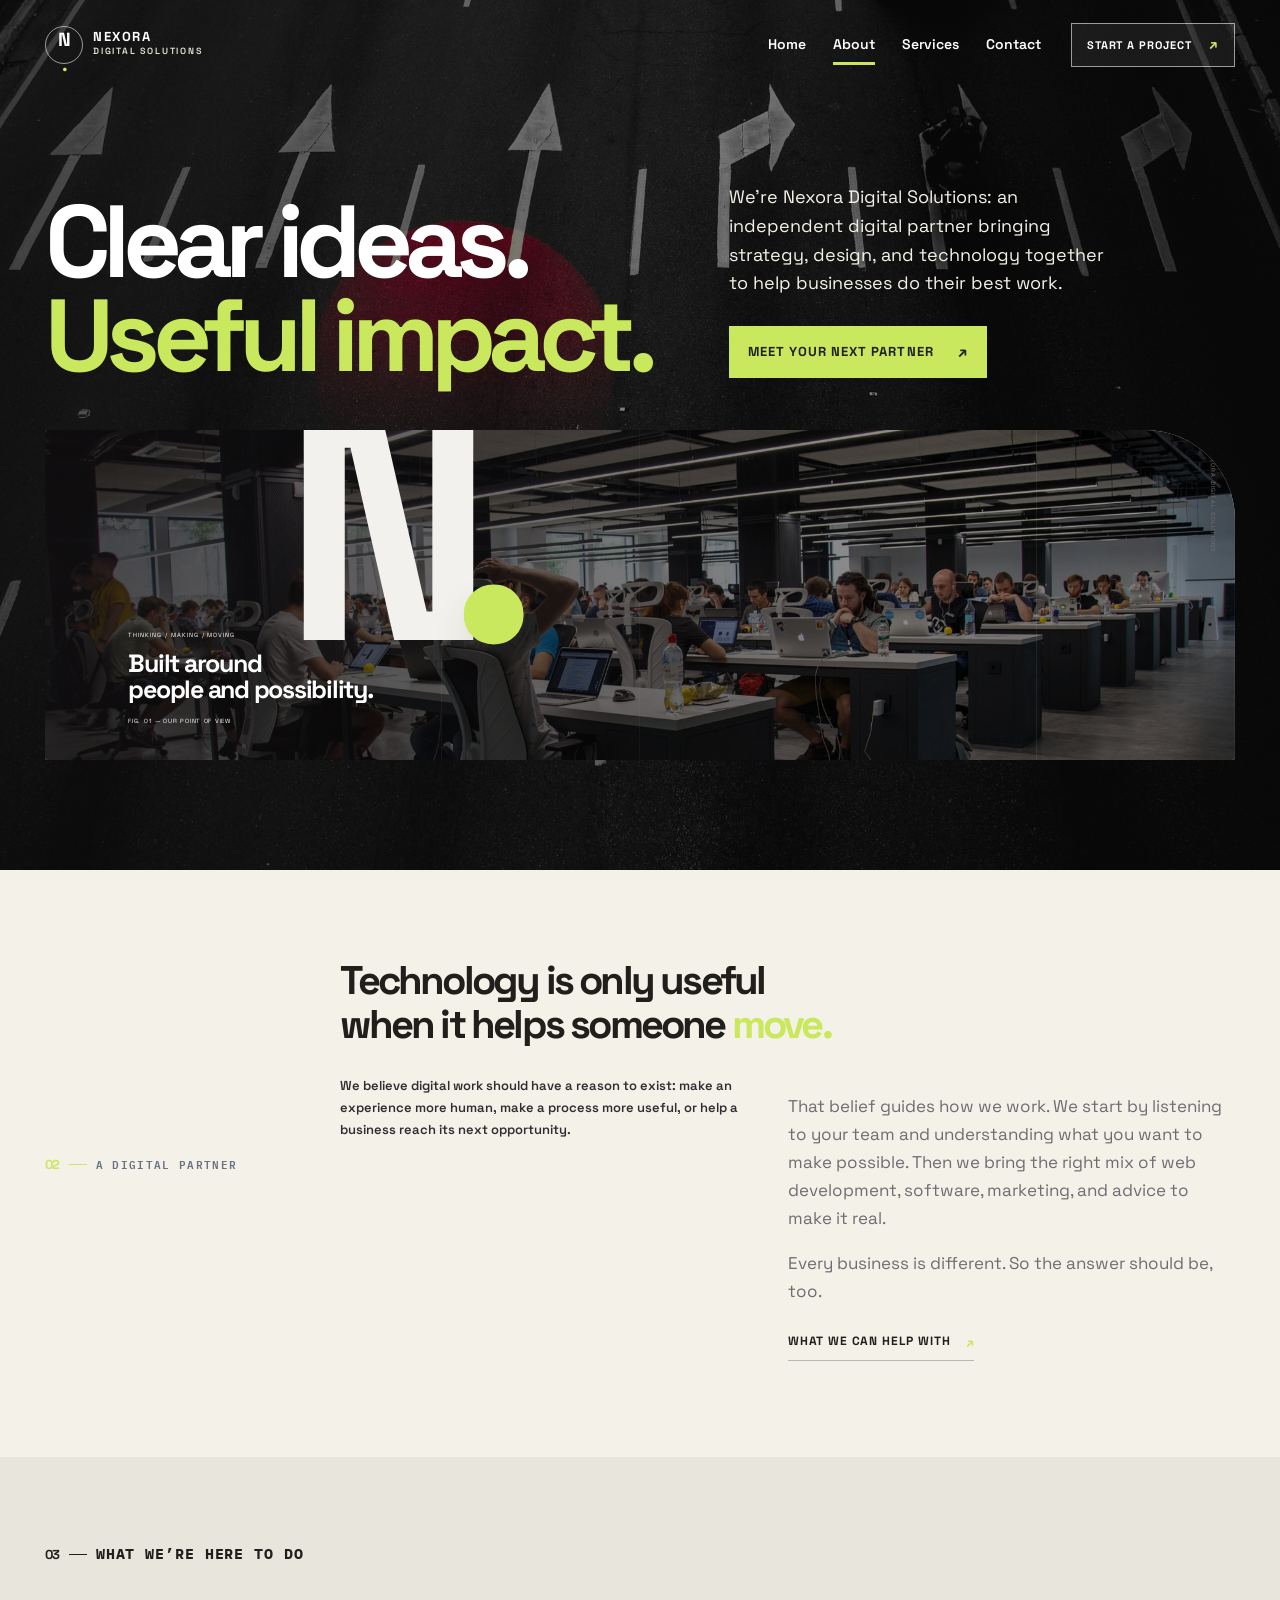
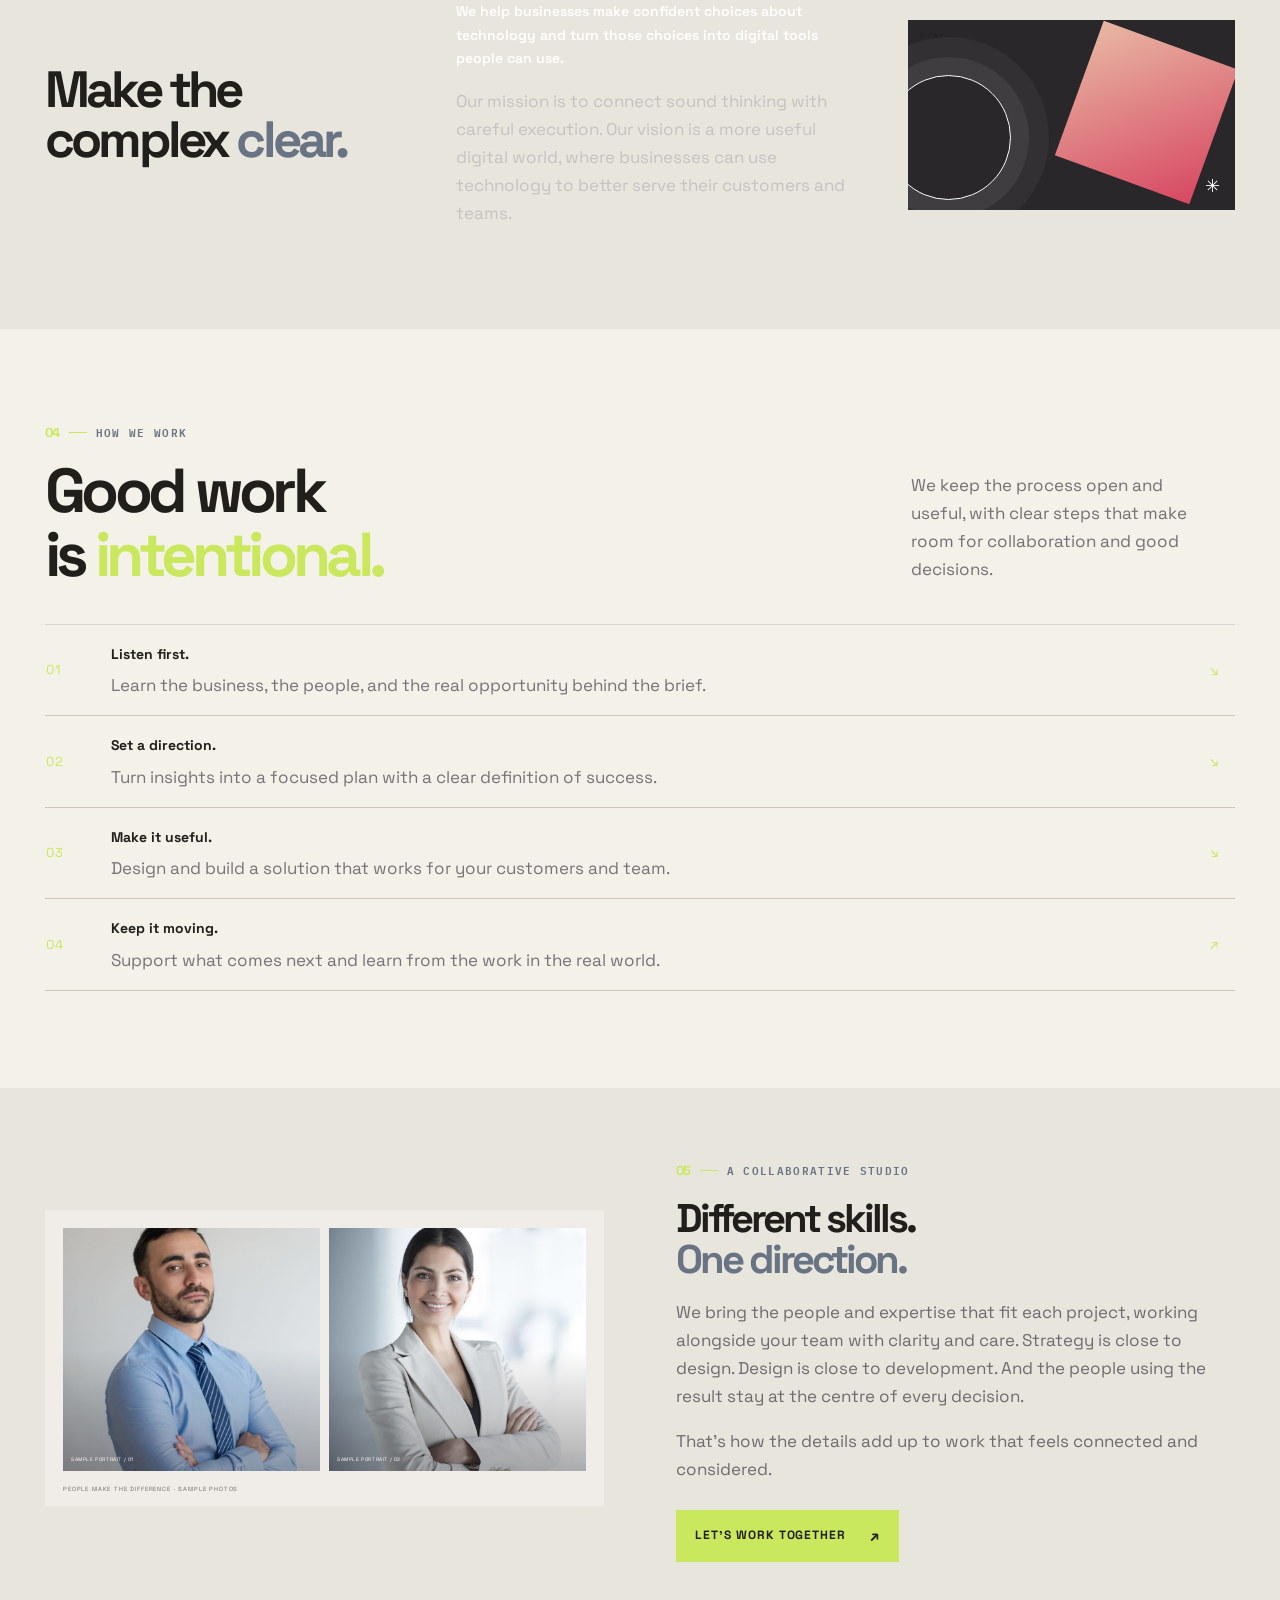
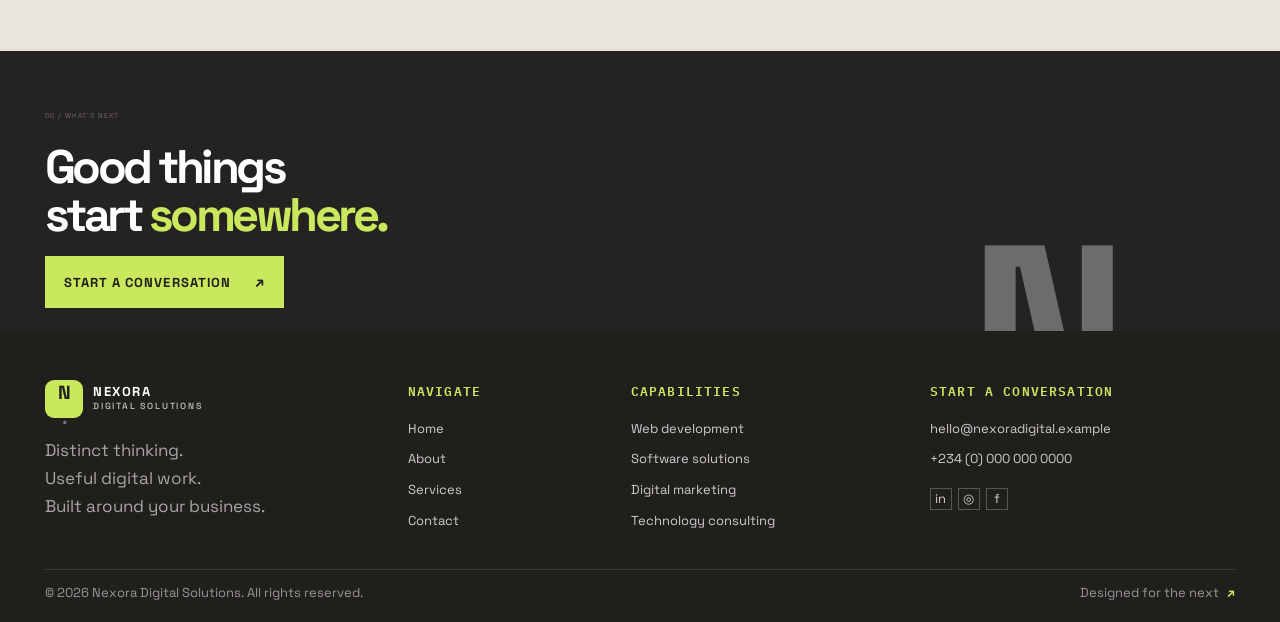
<file: about.html>
<!doctype html>
<html lang="en"><head><meta charset="utf-8"><meta name="viewport" content="width=device-width, initial-scale=1"><meta name="theme-color" content="#111113"><meta name="description" content="Get to know Nexora Digital Solutions and the people-first thinking behind our technology work."><title>About — Nexora Digital Solutions</title><link rel="preconnect" href="https://fonts.googleapis.com"><link rel="preconnect" href="https://fonts.gstatic.com" crossorigin><link href="https://fonts.googleapis.com/css2?family=IBM+Plex+Mono:wght@400;500;600&family=Space+Grotesk:wght@400;500;600;700&display=swap" rel="stylesheet"><link rel="stylesheet" href="assets/css/styles.css"><link rel="stylesheet" href="assets/css/photo-overrides.css"><link rel="stylesheet" href="assets/css/creative-overrides.css"><script src="assets/js/site.js" defer></script></head>
<body class="inner-page"><header class="header"><div class="shell header-inner"><a class="brand" href="index.html" aria-label="Nexora Digital Solutions home"><span class="brand-symbol">N<span>.</span></span><span class="brand-type">NEXORA<small>DIGITAL SOLUTIONS</small></span></a><button class="nav-toggle" aria-expanded="false" aria-controls="primary-nav" aria-label="Open navigation"><span></span><span></span></button><nav class="primary-nav" id="primary-nav" aria-label="Main navigation"><a href="index.html">Home</a><a class="active" href="about.html">About</a><a href="services.html">Services</a><a href="contact.html">Contact</a></nav><a class="header-cta" href="contact.html">START A PROJECT <span>↗</span></a></div></header>
<main><section class="page-hero about-hero"><div class="shell"><div class="page-hero-grid"><div><h1>Clear ideas.<br><em>Useful impact.</em></h1></div><div class="page-hero-aside"><p>We’re Nexora Digital Solutions: an independent digital partner bringing strategy, design, and technology together to help businesses do their best work.</p><a class="button button-red" href="contact.html">MEET YOUR NEXT PARTNER <span>↗</span></a></div></div><div class="about-cover"><img src="assets/images/studio-about.jpg" alt="People working together in an open creative studio"><div class="about-cover-shade"></div><div class="about-cover-mark">N<span>.</span></div><div class="cover-detail"><span>THINKING / MAKING / MOVING</span><b>Built around<br>people and possibility.</b><i>FIG. 01 — OUR POINT OF VIEW</i></div><div class="cover-vertical">NEXORA DIGITAL SOLUTIONS</div></div></div></section>
<section class="about-statement section-light"><div class="shell statement-grid"><div class="section-number"><span>02</span><i></i> A DIGITAL PARTNER</div><div class="statement-copy"><h2>Technology is only useful<br>when it helps someone <em>move.</em></h2><div class="statement-columns"><p class="statement-lead">We believe digital work should have a reason to exist: make an experience more human, make a process more useful, or help a business reach its next opportunity.</p><div><p>That belief guides how we work. We start by listening to your team and understanding what you want to make possible. Then we bring the right mix of web development, software, marketing, and advice to make it real.</p><p>Every business is different. So the answer should be, too.</p><a class="line-link" href="services.html">WHAT WE CAN HELP WITH <span>↗</span></a></div></div></div></div></section>
<section class="about-purpose"><div class="shell"><div class="section-number section-number-light"><span>03</span><i></i> WHAT WE’RE HERE TO DO</div><div class="purpose-layout"><h2>Make the<br>complex <em>clear.</em></h2><div class="purpose-copy"><p class="purpose-lead">We help businesses make confident choices about technology and turn those choices into digital tools people can use.</p><p>Our mission is to connect sound thinking with careful execution. Our vision is a more useful digital world, where businesses can use technology to better serve their customers and teams.</p></div><div class="purpose-shape"><div class="shape-square"></div><div class="shape-circle"></div><span>N / 03</span><i>✳</i></div></div></div></section>
<section class="approach-section section-light"><div class="shell"><div class="section-heading"><div><div class="section-number"><span>04</span><i></i> HOW WE WORK</div><h2>Good work<br>is <em>intentional.</em></h2></div><p>We keep the process open and useful, with clear steps that make room for collaboration and good decisions.</p></div><div class="approach-timeline"><article><span>01</span><div><b>Listen first.</b><p>Learn the business, the people, and the real opportunity behind the brief.</p></div><i>↘</i></article><article><span>02</span><div><b>Set a direction.</b><p>Turn insights into a focused plan with a clear definition of success.</p></div><i>↘</i></article><article><span>03</span><div><b>Make it useful.</b><p>Design and build a solution that works for your customers and team.</p></div><i>↘</i></article><article><span>04</span><div><b>Keep it moving.</b><p>Support what comes next and learn from the work in the real world.</p></div><i>↗</i></article></div></div></section>
<section class="about-team"><div class="shell team-grid"><div class="team-composition"><figure><img src="assets/images/team-sample-1.jpg" alt="Sample portrait of a Nexora team member; replace with an approved team photo"><figcaption>SAMPLE PORTRAIT / 01</figcaption></figure><figure><img src="assets/images/team-sample-2.jpg" alt="Sample portrait of a Nexora team member; replace with an approved team photo"><figcaption>SAMPLE PORTRAIT / 02</figcaption></figure><span class="team-caption">PEOPLE MAKE THE DIFFERENCE · SAMPLE PHOTOS</span></div><div><div class="section-number"><span>05</span><i></i> A COLLABORATIVE STUDIO</div><h2>Different skills.<br><em>One direction.</em></h2><p>We bring the people and expertise that fit each project, working alongside your team with clarity and care. Strategy is close to design. Design is close to development. And the people using the result stay at the centre of every decision.</p><p>That’s how the details add up to work that feels connected and considered.</p><a class="button button-red" href="contact.html">LET’S WORK TOGETHER <span>↗</span></a></div></div></section>
<section class="page-bottom-cta"><div class="shell page-bottom-inner"><span>06 / WHAT’S NEXT</span><h2>Good things<br>start <em>somewhere.</em></h2><a class="button button-red" href="contact.html">START A CONVERSATION <span>↗</span></a><div class="bottom-watermark">N.</div></div></section></main>
<footer class="footer-dark"><div class="shell footer-grid"><div class="footer-brand"><a class="brand brand-footer" href="index.html"><span class="brand-symbol">N<span>.</span></span><span class="brand-type">NEXORA<small>DIGITAL SOLUTIONS</small></span></a><p>Distinct thinking.<br>Useful digital work.<br>Built around your business.</p></div><div><span class="footer-label">NAVIGATE</span><a href="index.html">Home</a><a href="about.html">About</a><a href="services.html">Services</a><a href="contact.html">Contact</a></div><div><span class="footer-label">CAPABILITIES</span><a href="services.html#web">Web development</a><a href="services.html#software">Software solutions</a><a href="services.html#marketing">Digital marketing</a><a href="services.html#consulting">Technology consulting</a></div><div class="footer-contact"><span class="footer-label">START A CONVERSATION</span><a href="mailto:hello@nexoradigital.example">hello@nexoradigital.example</a><a href="tel:+2340000000000">+234 (0) 000 000 0000</a><div class="footer-social"><a href="contact.html" aria-label="LinkedIn">in</a><a href="contact.html" aria-label="Instagram">◎</a><a href="contact.html" aria-label="Facebook">f</a></div></div></div><div class="shell footer-base"><span>© 2026 Nexora Digital Solutions. All rights reserved.</span><span>Designed for the next <b>↗</b></span></div></footer></body></html>
</file>
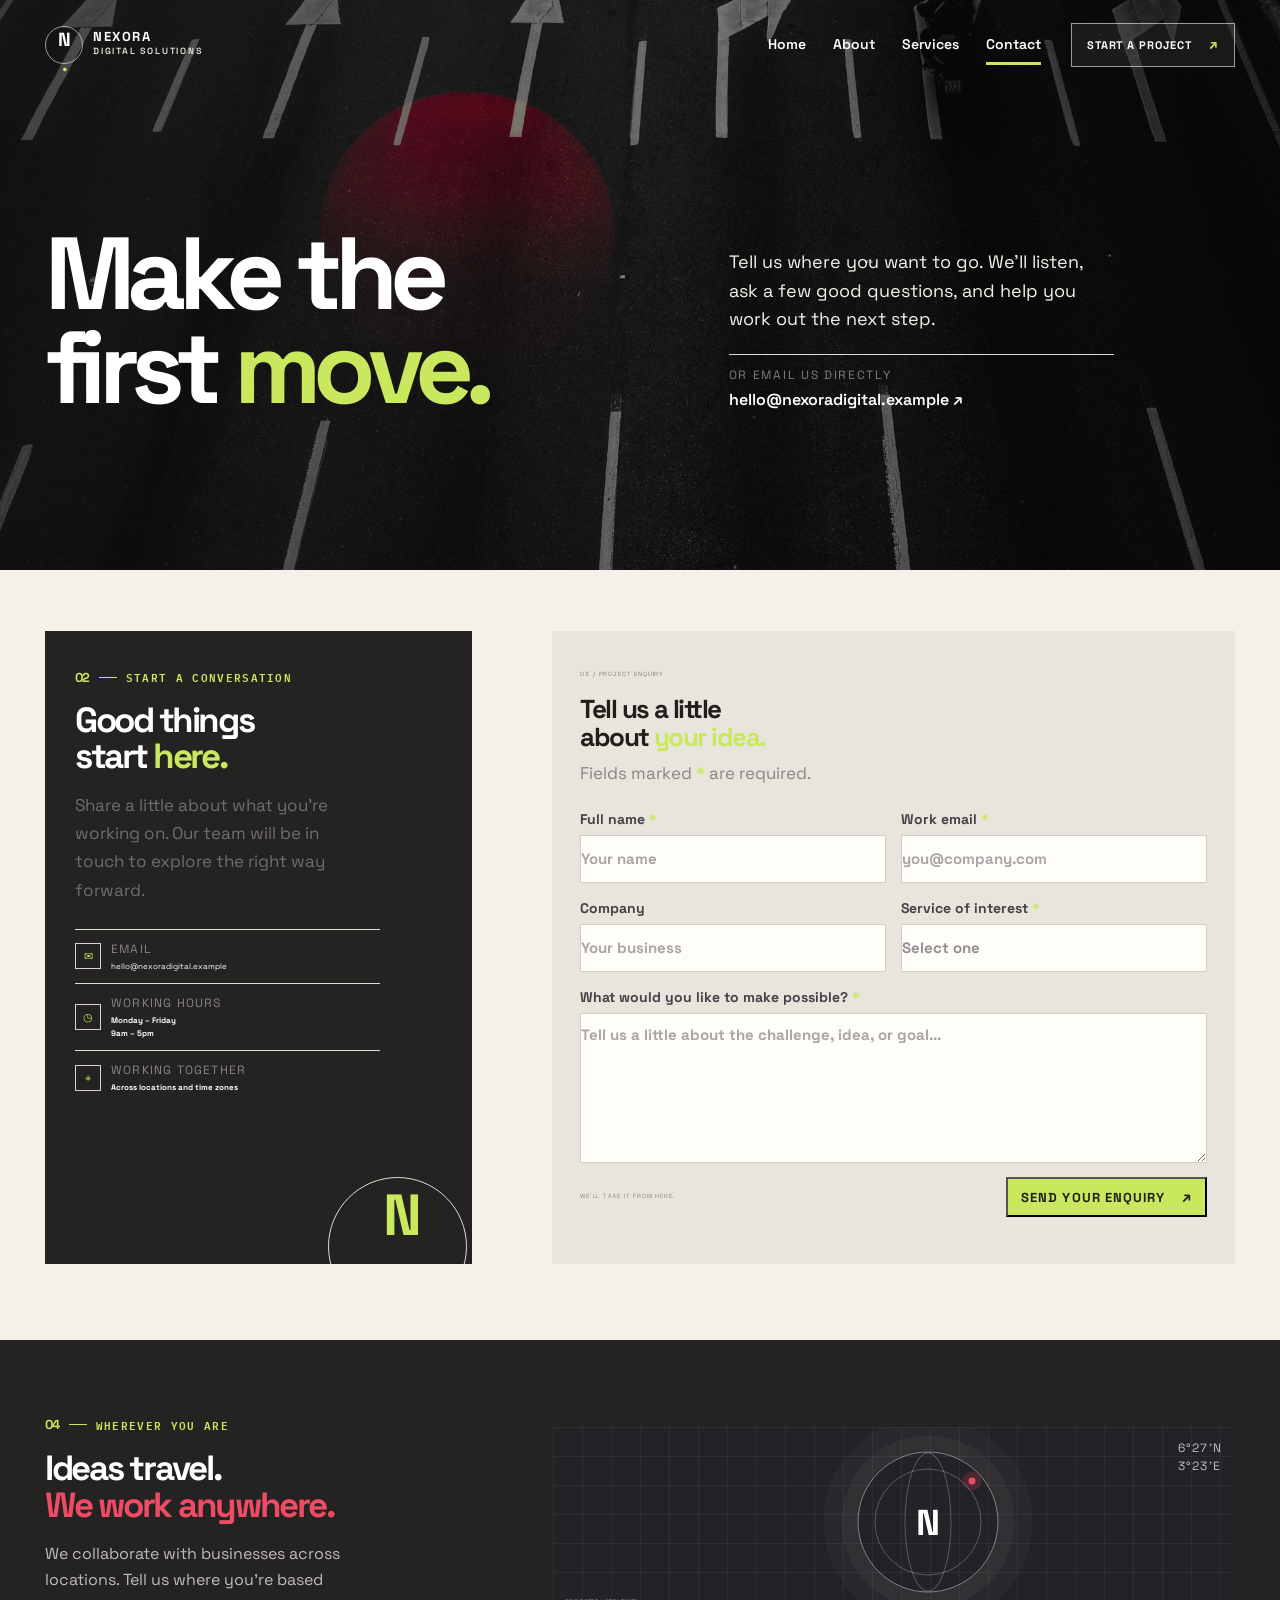
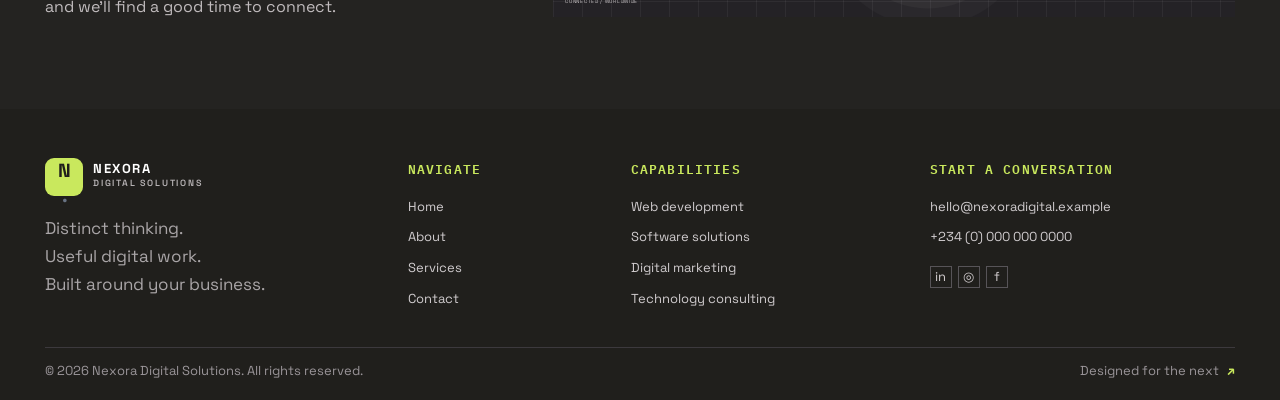
<file: contact.html>
<!doctype html>
<html lang="en"><head><meta charset="utf-8"><meta name="viewport" content="width=device-width, initial-scale=1"><meta name="theme-color" content="#111113"><meta name="description" content="Tell Nexora Digital Solutions what you are working toward and start a conversation about your next digital project."><title>Contact — Nexora Digital Solutions</title><link rel="preconnect" href="https://fonts.googleapis.com"><link rel="preconnect" href="https://fonts.gstatic.com" crossorigin><link href="https://fonts.googleapis.com/css2?family=IBM+Plex+Mono:wght@400;500;600&family=Space+Grotesk:wght@400;500;600;700&display=swap" rel="stylesheet"><link rel="stylesheet" href="assets/css/styles.css"><link rel="stylesheet" href="assets/css/photo-overrides.css"><link rel="stylesheet" href="assets/css/creative-overrides.css"><script src="assets/js/site.js" defer></script></head>
<body class="inner-page"><header class="header"><div class="shell header-inner"><a class="brand" href="index.html" aria-label="Nexora Digital Solutions home"><span class="brand-symbol">N<span>.</span></span><span class="brand-type">NEXORA<small>DIGITAL SOLUTIONS</small></span></a><button class="nav-toggle" aria-expanded="false" aria-controls="primary-nav" aria-label="Open navigation"><span></span><span></span></button><nav class="primary-nav" id="primary-nav" aria-label="Main navigation"><a href="index.html">Home</a><a href="about.html">About</a><a href="services.html">Services</a><a class="active" href="contact.html">Contact</a></nav><a class="header-cta" href="#contact-form">START A PROJECT <span>↗</span></a></div></header>
<main><section class="page-hero contact-page-hero"><div class="shell"><div class="page-hero-grid"><div><h1>Make the<br>first <em>move.</em></h1></div><div class="page-hero-aside"><p>Tell us where you want to go. We’ll listen, ask a few good questions, and help you work out the next step.</p><div class="contact-hero-link"><span>OR EMAIL US DIRECTLY</span><a href="mailto:hello@nexoradigital.example">hello@nexoradigital.example ↗</a></div></div></div></div></section>
<section class="contact-form-section section-light" id="contact-form"><div class="shell contact-layout"><aside class="contact-aside"><div class="section-number"><span>02</span><i></i> START A CONVERSATION</div><h2>Good things<br>start <em>here.</em></h2><p>Share a little about what you’re working on. Our team will be in touch to explore the right way forward.</p><div class="contact-detail"><span>✉</span><div><small>EMAIL</small><a href="mailto:hello@nexoradigital.example">hello@nexoradigital.example</a></div></div><div class="contact-detail"><span>◷</span><div><small>WORKING HOURS</small><b>Monday – Friday<br>9am – 5pm</b></div></div><div class="contact-detail"><span>⌖</span><div><small>WORKING TOGETHER</small><b>Across locations and time zones</b></div></div><div class="contact-aside-stamp">N<span>.</span><small>READY WHEN<br>YOU ARE</small></div></aside><div class="form-panel"><div class="form-title"><span>03 / PROJECT ENQUIRY</span><h2>Tell us a little<br>about <em>your idea.</em></h2><p>Fields marked <b>*</b> are required.</p></div><form id="nexora-form" class="contact-form"><div class="form-row"><label>Full name <b>*</b><input type="text" name="name" placeholder="Your name" autocomplete="name" required></label><label>Work email <b>*</b><input type="email" name="email" placeholder="you@company.com" autocomplete="email" required></label></div><div class="form-row"><label>Company<input type="text" name="company" placeholder="Your business" autocomplete="organization"></label><label>Service of interest <b>*</b><select name="service" required><option value="" disabled selected>Select one</option><option>Web development</option><option>Software solutions</option><option>Digital marketing</option><option>Technology consulting</option><option>Something else</option></select></label></div><label class="form-message">What would you like to make possible? <b>*</b><textarea name="message" rows="5" placeholder="Tell us a little about the challenge, idea, or goal..." required></textarea></label><div class="form-end"><span>WE’LL TAKE IT FROM HERE.</span><button class="button button-red" type="submit">SEND YOUR ENQUIRY <i>↗</i></button></div><p class="form-status" role="status" aria-live="polite"></p></form></div></div></section>
<section class="contact-location"><div class="shell location-layout"><div><div class="section-number section-number-light"><span>04</span><i></i> WHEREVER YOU ARE</div><h2>Ideas travel.<br><em>We work anywhere.</em></h2><p>We collaborate with businesses across locations. Tell us where you’re based and we’ll find a good time to connect.</p></div><div class="location-visual"><div class="location-grid"></div><div class="location-globe"><i></i><b>N</b></div><span class="location-coordinate">6°27'N<br>3°23'E</span><span class="location-label">CONNECTED / WORLDWIDE</span></div></div></section></main>
<footer class="footer-dark"><div class="shell footer-grid"><div class="footer-brand"><a class="brand brand-footer" href="index.html"><span class="brand-symbol">N<span>.</span></span><span class="brand-type">NEXORA<small>DIGITAL SOLUTIONS</small></span></a><p>Distinct thinking.<br>Useful digital work.<br>Built around your business.</p></div><div><span class="footer-label">NAVIGATE</span><a href="index.html">Home</a><a href="about.html">About</a><a href="services.html">Services</a><a href="contact.html">Contact</a></div><div><span class="footer-label">CAPABILITIES</span><a href="services.html#web">Web development</a><a href="services.html#software">Software solutions</a><a href="services.html#marketing">Digital marketing</a><a href="services.html#consulting">Technology consulting</a></div><div class="footer-contact"><span class="footer-label">START A CONVERSATION</span><a href="mailto:hello@nexoradigital.example">hello@nexoradigital.example</a><a href="tel:+2340000000000">+234 (0) 000 000 0000</a><div class="footer-social"><a href="#contact-form" aria-label="LinkedIn">in</a><a href="#contact-form" aria-label="Instagram">◎</a><a href="#contact-form" aria-label="Facebook">f</a></div></div></div><div class="shell footer-base"><span>© 2026 Nexora Digital Solutions. All rights reserved.</span><span>Designed for the next <b>↗</b></span></div></footer></body></html>
</file>
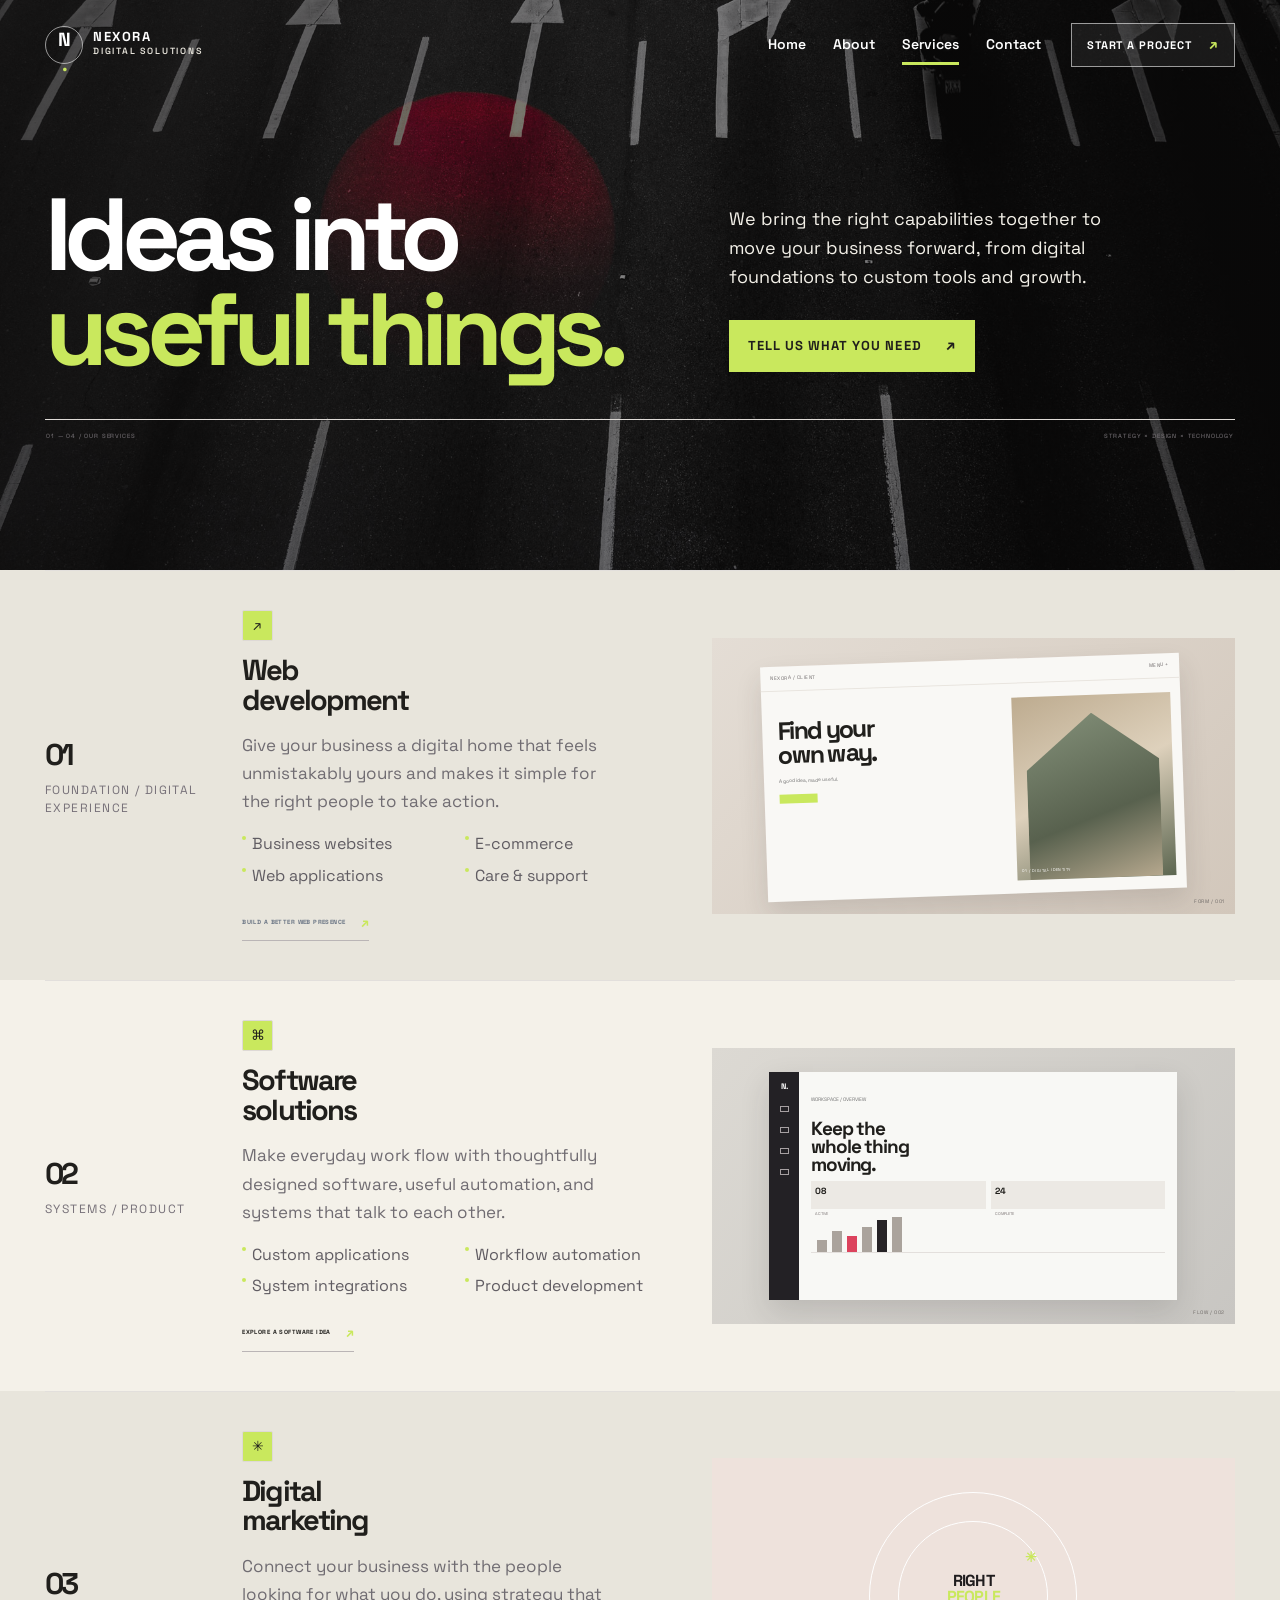
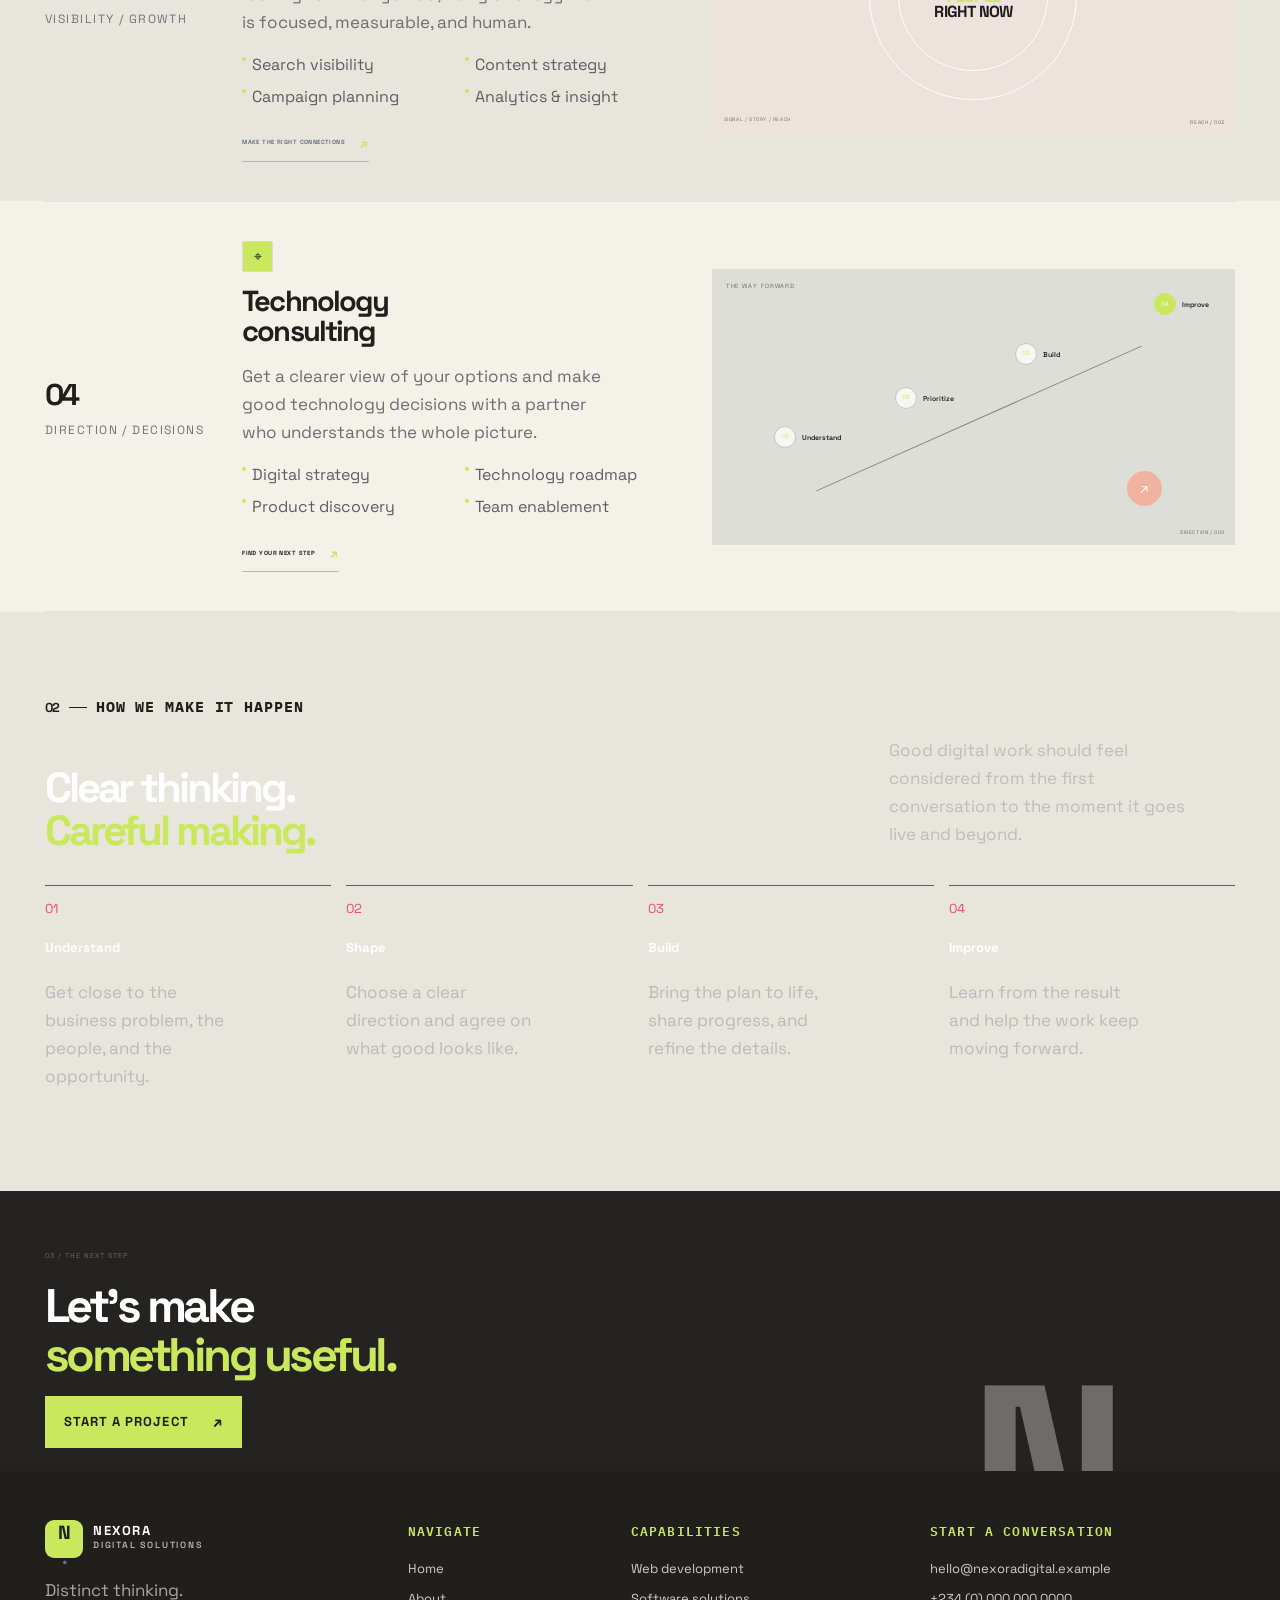
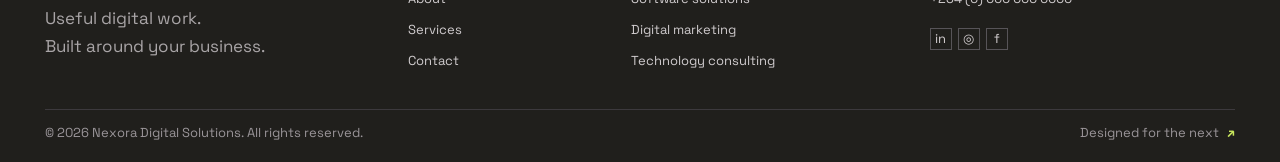
<file: services.html>
<!doctype html>
<html lang="en"><head><meta charset="utf-8"><meta name="viewport" content="width=device-width, initial-scale=1"><meta name="theme-color" content="#111113"><meta name="description" content="Explore web development, software solutions, digital marketing, and technology consulting from Nexora Digital Solutions."><title>Services — Nexora Digital Solutions</title><link rel="preconnect" href="https://fonts.googleapis.com"><link rel="preconnect" href="https://fonts.gstatic.com" crossorigin><link href="https://fonts.googleapis.com/css2?family=IBM+Plex+Mono:wght@400;500;600&family=Space+Grotesk:wght@400;500;600;700&display=swap" rel="stylesheet"><link rel="stylesheet" href="assets/css/styles.css"><link rel="stylesheet" href="assets/css/photo-overrides.css"><link rel="stylesheet" href="assets/css/creative-overrides.css"><script src="assets/js/site.js" defer></script></head>
<body class="inner-page"><header class="header"><div class="shell header-inner"><a class="brand" href="index.html" aria-label="Nexora Digital Solutions home"><span class="brand-symbol">N<span>.</span></span><span class="brand-type">NEXORA<small>DIGITAL SOLUTIONS</small></span></a><button class="nav-toggle" aria-expanded="false" aria-controls="primary-nav" aria-label="Open navigation"><span></span><span></span></button><nav class="primary-nav" id="primary-nav" aria-label="Main navigation"><a href="index.html">Home</a><a href="about.html">About</a><a class="active" href="services.html">Services</a><a href="contact.html">Contact</a></nav><a class="header-cta" href="contact.html">START A PROJECT <span>↗</span></a></div></header>
<main><section class="page-hero service-page-hero"><div class="shell"><div class="page-hero-grid"><div><h1>Ideas into<br><em>useful things.</em></h1></div><div class="page-hero-aside"><p>We bring the right capabilities together to move your business forward, from digital foundations to custom tools and growth.</p><a class="button button-red" href="contact.html">TELL US WHAT YOU NEED <span>↗</span></a></div></div><div class="services-index-line"><span>01 — 04 / OUR SERVICES</span><span>STRATEGY × DESIGN × TECHNOLOGY</span></div></div></section>
<section class="capability-list section-light"><article class="capability-row" id="web"><div class="shell capability-inner"><div class="capability-meta"><span>01</span><small>FOUNDATION / DIGITAL EXPERIENCE</small></div><div class="capability-copy"><div class="capability-symbol">↗</div><h2>Web<br>development</h2><p>Give your business a digital home that feels unmistakably yours and makes it simple for the right people to take action.</p><ul><li>Business websites</li><li>E-commerce</li><li>Web applications</li><li>Care & support</li></ul><a class="line-link" href="contact.html">BUILD A BETTER WEB PRESENCE <span>↗</span></a></div><div class="capability-visual visual-site"><div class="site-mock"><div class="site-mock-nav"><span>NEXORA / CLIENT</span><i>MENU +</i></div><div class="site-mock-copy"><b>Find your<br>own way.</b><small>A good idea, made useful.</small><i></i></div><div class="site-mock-photo"><div></div><span>01 / DIGITAL IDENTITY</span></div></div><span class="visual-index">FORM / 001</span></div></div></article>
<article class="capability-row" id="software"><div class="shell capability-inner"><div class="capability-meta"><span>02</span><small>SYSTEMS / PRODUCT</small></div><div class="capability-copy"><div class="capability-symbol">⌘</div><h2>Software<br>solutions</h2><p>Make everyday work flow with thoughtfully designed software, useful automation, and systems that talk to each other.</p><ul><li>Custom applications</li><li>Workflow automation</li><li>System integrations</li><li>Product development</li></ul><a class="line-link" href="contact.html">EXPLORE A SOFTWARE IDEA <span>↗</span></a></div><div class="capability-visual visual-systems"><div class="system-board"><div class="board-sidebar"><span>N.</span><i></i><i></i><i></i><i></i></div><div class="board-content"><small>WORKSPACE / OVERVIEW</small><b>Keep the<br>whole thing<br>moving.</b><div class="board-widgets"><span><i>08</i><small>ACTIVE</small></span><span><i>24</i><small>COMPLETE</small></span></div><div class="board-chart"><i></i><i></i><i></i><i></i><i></i><i></i></div></div></div><span class="visual-index">FLOW / 002</span></div></div></article>
<article class="capability-row" id="marketing"><div class="shell capability-inner"><div class="capability-meta"><span>03</span><small>VISIBILITY / GROWTH</small></div><div class="capability-copy"><div class="capability-symbol">✳</div><h2>Digital<br>marketing</h2><p>Connect your business with the people looking for what you do, using strategy that is focused, measurable, and human.</p><ul><li>Search visibility</li><li>Content strategy</li><li>Campaign planning</li><li>Analytics & insight</li></ul><a class="line-link" href="contact.html">MAKE THE RIGHT CONNECTIONS <span>↗</span></a></div><div class="capability-visual visual-signal"><div class="signal-orbit orbit-a"></div><div class="signal-orbit orbit-b"></div><div class="signal-core">RIGHT<br><span>PEOPLE</span><br>RIGHT NOW<span class="signal-star">✳</span></div><div class="signal-note">SIGNAL / STORY / REACH</div><span class="visual-index">REACH / 003</span></div></div></article>
<article class="capability-row" id="consulting"><div class="shell capability-inner"><div class="capability-meta"><span>04</span><small>DIRECTION / DECISIONS</small></div><div class="capability-copy"><div class="capability-symbol">⌖</div><h2>Technology<br>consulting</h2><p>Get a clearer view of your options and make good technology decisions with a partner who understands the whole picture.</p><ul><li>Digital strategy</li><li>Technology roadmap</li><li>Product discovery</li><li>Team enablement</li></ul><a class="line-link" href="contact.html">FIND YOUR NEXT STEP <span>↗</span></a></div><div class="capability-visual visual-map"><span class="map-heading">THE WAY FORWARD</span><div class="map-line"></div><div class="map-stop stop-one"><i>01</i><b>Understand</b></div><div class="map-stop stop-two"><i>02</i><b>Prioritize</b></div><div class="map-stop stop-three"><i>03</i><b>Build</b></div><div class="map-stop stop-four"><i>04</i><b>Improve</b></div><div class="map-sun">↗</div><span class="visual-index">DIRECTION / 004</span></div></div></article></section>
<section class="delivery-section"><div class="shell"><div class="section-number section-number-light"><span>02</span><i></i> HOW WE MAKE IT HAPPEN</div><div class="delivery-heading"><h2>Clear thinking.<br><em>Careful making.</em></h2><p>Good digital work should feel considered from the first conversation to the moment it goes live and beyond.</p></div><div class="delivery-steps"><article><span>01</span><b>Understand</b><p>Get close to the business problem, the people, and the opportunity.</p></article><article><span>02</span><b>Shape</b><p>Choose a clear direction and agree on what good looks like.</p></article><article><span>03</span><b>Build</b><p>Bring the plan to life, share progress, and refine the details.</p></article><article><span>04</span><b>Improve</b><p>Learn from the result and help the work keep moving forward.</p></article></div></div></section><section class="page-bottom-cta"><div class="shell page-bottom-inner"><span>03 / THE NEXT STEP</span><h2>Let’s make<br><em>something useful.</em></h2><a class="button button-red" href="contact.html">START A PROJECT <span>↗</span></a><div class="bottom-watermark">N.</div></div></section></main>
<footer class="footer-dark"><div class="shell footer-grid"><div class="footer-brand"><a class="brand brand-footer" href="index.html"><span class="brand-symbol">N<span>.</span></span><span class="brand-type">NEXORA<small>DIGITAL SOLUTIONS</small></span></a><p>Distinct thinking.<br>Useful digital work.<br>Built around your business.</p></div><div><span class="footer-label">NAVIGATE</span><a href="index.html">Home</a><a href="about.html">About</a><a href="services.html">Services</a><a href="contact.html">Contact</a></div><div><span class="footer-label">CAPABILITIES</span><a href="#web">Web development</a><a href="#software">Software solutions</a><a href="#marketing">Digital marketing</a><a href="#consulting">Technology consulting</a></div><div class="footer-contact"><span class="footer-label">START A CONVERSATION</span><a href="mailto:hello@nexoradigital.example">hello@nexoradigital.example</a><a href="tel:+2340000000000">+234 (0) 000 000 0000</a><div class="footer-social"><a href="contact.html" aria-label="LinkedIn">in</a><a href="contact.html" aria-label="Instagram">◎</a><a href="contact.html" aria-label="Facebook">f</a></div></div></div><div class="shell footer-base"><span>© 2026 Nexora Digital Solutions. All rights reserved.</span><span>Designed for the next <b>↗</b></span></div></footer></body></html>
</file>
<file: assets/css/styles.css>
:root{--ink:#111113;--ink-2:#202024;--text:#58575e;--muted:#8b8990;--paper:#f7f6f4;--white:#fff;--red:#d31337;--red-dark:#b20f2c;--line:#e5e3e0;--head:'Manrope',Arial,sans-serif;--body:'DM Sans',Arial,sans-serif}*{box-sizing:border-box}html{scroll-behavior:smooth}body{margin:0;background:var(--paper);color:var(--ink);font:14px/1.55 var(--body);-webkit-font-smoothing:antialiased}a{color:inherit;text-decoration:none}button,input,textarea,select{font:inherit}.shell{width:min(1190px,calc(100% - 84px));margin-inline:auto}.header{height:90px;background:#fff;position:relative;z-index:15}.header-light{position:absolute;inset:0 0 auto;background:transparent;color:#fff}.header-inner{height:100%;display:flex;align-items:center;justify-content:space-between}.brand{display:flex;align-items:center;gap:10px;position:relative;z-index:4}.brand-symbol{width:38px;height:38px;border:1px solid #d7d4d0;border-radius:50%;display:grid;place-items:center;font:800 19px var(--head);letter-spacing:-.1em;color:#171619}.brand-symbol span{color:var(--red)}.brand-type{font:800 12px/1 var(--head);letter-spacing:.12em}.brand-type small{display:block;font:600 7px/1.8 var(--body);letter-spacing:.2em;color:#88858a}.header-light .brand-symbol{color:#fff;border-color:#ffffff70}.header-light .brand-type small{color:#eee9e9}.primary-nav{display:flex;align-items:center;gap:34px;margin-left:auto;margin-right:42px}.primary-nav a{font-size:10px;font-weight:600;color:#68666b;position:relative}.header-light .primary-nav a{color:#eee}.primary-nav a:after{content:"";height:1px;position:absolute;bottom:-8px;left:0;right:100%;background:var(--red);transition:right .2s}.primary-nav a:hover:after,.primary-nav a.active:after{right:0}.primary-nav a.active{color:var(--ink)}.header-light .primary-nav a.active{color:#fff}.header-cta{min-height:39px;padding:0 15px;border:1px solid #dedade;display:flex;align-items:center;gap:17px;font-size:8px;letter-spacing:.08em;font-weight:700;position:relative;z-index:3}.header-light .header-cta{border-color:#ffffff80;color:#fff;background:#17161924}.header-cta span{font-size:14px;color:var(--red)}.header-light .header-cta span{color:#fff}.nav-toggle{display:none}.button{min-height:49px;padding:0 19px;display:inline-flex;align-items:center;justify-content:center;gap:24px;font-size:9px;font-weight:700;letter-spacing:.08em;transition:background .2s,transform .2s,color .2s}.button:hover{transform:translateY(-2px)}.button-red{background:var(--red);color:#fff}.button-red:hover{background:var(--red-dark)}.button span,.button i{font-size:15px;font-style:normal}.hero-video-section{height:min(790px,100svh);min-height:660px;position:relative;overflow:hidden;background:#171618;color:#fff}.hero-video{position:absolute;inset:0;width:100%;height:100%;object-fit:cover;object-position:center center;z-index:0}.hero-video-shade{position:absolute;inset:0;background:linear-gradient(90deg,rgba(14,13,15,.83) 0%,rgba(14,13,15,.58) 44%,rgba(14,13,15,.18) 100%),linear-gradient(0deg,rgba(15,14,16,.55),transparent 42%);z-index:1}.hero-grid-overlay{position:absolute;inset:0;z-index:2;background:repeating-linear-gradient(90deg,transparent 0,transparent calc(16.666% - 1px),rgba(255,255,255,.12) 16.666%);pointer-events:none;opacity:.35}.hero-inner{position:relative;z-index:3;height:100%;padding-top:155px;padding-bottom:37px;display:flex;flex-direction:column}.hero-kicker{font-size:8px;letter-spacing:.15em;color:#f0eced;display:flex;align-items:center;gap:10px}.hero-kicker i{font-style:normal;color:#da4964}.live-dot{width:6px;height:6px;border-radius:50%;background:#eb3150;box-shadow:0 0 0 4px #e32c4a33}.hero-title-wrap{display:grid;grid-template-columns:50px minmax(0,680px) 1fr;gap:22px;align-items:end;margin-top:38px}.hero-index{font:700 12px var(--head);color:#fff}.hero-index small{display:block;color:#b1acaf;font-size:8px;padding-top:4px}.hero h1{font:800 clamp(58px,8vw,102px)/.98 var(--head);letter-spacing:-.085em;margin:0;text-shadow:0 3px 22px #15131638}.hero h1 em,.page-hero h1 em,.about-purpose h2 em,.work-top h2 em,.numbers-heading h2 em,.testimonial-aside h2 em,.final-cta h2 em{font-style:normal;color:#f14b67}.hero-side-note{align-self:end;max-width:215px;margin:0 0 7px 13px}.red-rule{display:block;width:33px;height:2px;background:var(--red);margin-bottom:13px}.hero-side-note p{font-size:10px;line-height:1.8;color:#e2dddf;margin:0}.hero-bottom{margin-top:auto;display:grid;grid-template-columns:1fr 150px 170px;align-items:end;border-top:1px solid #ffffff61;padding-top:16px;position:relative}.hero-cta-group{display:flex;align-items:center;gap:24px}.hero-cta-group .button{min-height:44px}.hero-text-link{font-size:8px;color:#fff;letter-spacing:.1em}.hero-text-link span{color:#f45b74;font-size:14px;margin-left:7px}.hero-stat{display:grid;grid-template-columns:auto 1fr;align-items:center;column-gap:10px;position:relative;padding-right:10px}.hero-stat strong{font:800 34px/.9 var(--head);letter-spacing:-.08em}.hero-stat strong span{color:#ec4562}.hero-stat small{font-size:7px;line-height:1.5;letter-spacing:.1em;color:#e4dfe0}.hero-stat i{position:absolute;font-size:6px;color:#c8c2c5;font-style:normal;bottom:-10px;left:0}.scroll-cue{display:flex;align-items:center;justify-self:end;gap:9px;color:#e2dfe0;font-size:7px;letter-spacing:.14em}.scroll-cue span{width:20px;height:31px;border:1px solid #ffffff9c;border-radius:99px;position:relative}.scroll-cue span:after{content:"";position:absolute;width:2px;height:5px;background:#fff;left:8px;top:6px;animation:scrollDown 1.5s infinite}@keyframes scrollDown{to{transform:translateY(9px);opacity:.2}}.hero-vertical-word{position:absolute;right:-35px;top:49%;writing-mode:vertical-rl;font-size:7px;letter-spacing:.22em;color:#fff9}.video-status{position:absolute;right:42px;top:50%;z-index:3;writing-mode:vertical-rl;font-size:7px;letter-spacing:.15em;color:#fff9;display:flex;align-items:center;gap:8px}.video-status span{width:5px;height:5px;border-radius:50%;background:#e54360}.video-status i{font-style:normal;color:#e54360}
.section-light{background:var(--paper)}.intro-section{padding:112px 0 115px}.intro-grid{display:grid;grid-template-columns:.28fr 1.1fr .86fr;gap:32px;align-items:start}.section-number{display:flex;align-items:center;gap:9px;font-size:7px;letter-spacing:.12em;font-weight:700;color:#706d72;padding-top:8px;white-space:nowrap}.section-number>span{font:800 13px var(--head);color:var(--red);letter-spacing:-.05em}.section-number>i{height:1px;width:18px;background:#b8b3b3}.intro-heading{grid-column:2/4;display:grid;grid-template-columns:1fr .78fr;gap:45px;align-items:end}.intro-heading h2,.section-head-row h2,.work-top h2,.numbers-heading h2,.testimonial-aside h2,.cta-columns h2,.page-hero h1,.section-heading h2,.team-grid h2,.delivery-heading h2,.page-bottom-inner h2{font:800 clamp(39px,5vw,62px)/1.04 var(--head);letter-spacing:-.075em;margin:0}.intro-heading h2 em,.section-head-row h2 em,.section-heading h2 em,.team-grid h2 em,.delivery-heading h2 em,.page-bottom-inner h2 em{font-style:normal;color:var(--red)}.intro-copy{padding-bottom:5px}.intro-copy p{font-size:10px;line-height:1.8;color:#6c696e}.intro-copy .intro-lead{font:600 13px/1.7 var(--head);color:#38363b}.line-link{display:inline-flex;align-items:center;gap:15px;border-bottom:1px solid #bab5b6;padding-bottom:7px;margin-top:9px;font-size:7px;font-weight:700;letter-spacing:.1em}.line-link span{color:var(--red);font-size:13px}.intro-art{grid-column:2/4;height:250px;position:relative;overflow:hidden;background:#e9e4de;margin-top:32px}.intro-art:before{content:"";position:absolute;inset:0;background:linear-gradient(110deg,#d6d0c8,#e9e5e0 52%,#d8d2ca)}.intro-art-word{position:absolute;left:9%;top:23px;z-index:1;font:800 50px/.88 var(--head);letter-spacing:-.08em;color:#fff}.intro-art-word span{color:var(--red)}.intro-art-shape{position:absolute;right:12%;bottom:-141px;width:310px;height:310px;border:1px solid #fff;border-radius:50%;box-shadow:0 0 0 26px #ffffff16,0 0 0 58px #ffffff10}.intro-art-shape:before{content:"";position:absolute;inset:47px;border:1px solid #fff;border-radius:50%}.intro-art-shape:after{content:"";position:absolute;width:105px;height:105px;left:98px;top:55px;border-radius:50%;background:linear-gradient(130deg,#f3b8a6,#e24662)}.art-index{position:absolute;right:20px;top:15px;font-size:6px;letter-spacing:.15em;color:#716c69}
.services-section{padding:98px 0 104px;background:#fff}.section-head-row{display:flex;justify-content:space-between;align-items:end;gap:35px}.section-head-row h2{margin-top:20px}.section-head-aside{max-width:290px;padding-bottom:5px}.section-head-aside p{font-size:10px;line-height:1.8;color:#726f73}.section-head-row .line-link{margin-top:5px}.service-grid{display:grid;grid-template-columns:repeat(4,1fr);gap:10px;margin-top:38px}.service-tile{min-height:390px;border:1px solid #e8e5e2;padding:15px 16px 18px;position:relative;overflow:hidden;display:flex;flex-direction:column;background:#fbfaf8;transition:transform .25s,box-shadow .25s}.service-tile:hover{transform:translateY(-5px);box-shadow:0 17px 32px #1e17140c}.tile-number{font-size:7px;letter-spacing:.13em;color:#77736f}.tile-art{height:139px;margin:18px -1px 0;position:relative;overflow:hidden}.tile-art-web{background:#e7e0d8}.tile-window{position:absolute;inset:18px 18px 9px;background:#fff;box-shadow:0 8px 20px #231d1b20;transform:rotate(-4deg)}.tile-window>span{display:inline-block;width:4px;height:4px;border-radius:50%;background:#d1cacd;margin:7px 1px}.tile-window>span:first-child{margin-left:8px}.tile-window>b{position:absolute;left:13px;top:41px;font:800 22px/.94 var(--head);letter-spacing:-.07em}.tile-window>i{position:absolute;left:13px;bottom:13px;width:40px;height:9px;background:var(--red)}.tile-art-software{background:#d9d6df}.tile-circles{position:absolute;width:133px;height:133px;border-radius:50%;top:10px;left:calc(50% - 66px);border:1px solid #fff;display:grid;place-items:center}.tile-circles:before,.tile-circles:after{content:"";position:absolute;inset:17px;border:1px solid #ffffffb0;border-radius:50%}.tile-circles:after{inset:36px}.tile-circles>i{position:absolute;width:6px;height:6px;border-radius:50%;background:var(--red);top:16px;right:22px}.tile-circles>i:nth-child(2){top:auto;right:auto;left:20px;bottom:35px;background:#27252b}.tile-circles>i:nth-child(3){top:66px;right:5px;background:#d9814f}.tile-circles>b{font:800 25px var(--head);color:white;letter-spacing:-.1em}.tile-circles>span{position:absolute;bottom:-17px;left:5px;font-size:5px;letter-spacing:.12em;color:#5d5962}.tile-art-software>span{position:absolute;top:17px;right:10px;color:#6c6672;font-size:5px;letter-spacing:.13em;line-height:1.5}.tile-art-marketing{background:#f0deda}.tile-art-marketing>span{position:absolute;left:12px;top:15px;font:800 24px/.86 var(--head);letter-spacing:-.075em;color:#2b2728}.tile-art-marketing em{font-style:normal;color:var(--red)}.cross{font-size:13px;color:var(--red);margin-left:5px}.marketing-orbit{position:absolute;width:112px;height:112px;right:-12px;bottom:-52px;border:1px solid #fff;border-radius:50%;box-shadow:0 0 0 16px #fff4}.tile-art-consulting{background:#e4e4df}.route-label{position:absolute;left:14px;top:20px;font:700 18px/.98 var(--head);letter-spacing:-.06em;color:#363435}.tile-art-consulting>i{position:absolute;width:108px;height:1px;right:8px;bottom:38px;background:#a09c9b;transform:rotate(-34deg)}.tile-art-consulting>b{position:absolute;right:20px;bottom:16px;color:var(--red);font:800 32px var(--head)}.service-tile h3{font:800 20px/1.02 var(--head);letter-spacing:-.06em;margin:20px 0 8px}.service-tile>p{font-size:9px;line-height:1.65;color:#6f6b70;margin:0 0 25px}.tile-link{margin-top:auto;display:flex;align-items:center;justify-content:space-between;border-top:1px solid #e3dfdc;padding-top:11px;font-size:7px;font-weight:700;letter-spacing:.1em}.tile-link b{color:var(--red);font-size:13px}
.work-section{background:#171619;color:white;padding:102px 0 87px;overflow:hidden}.section-number-light{color:#c3bfc1}.section-number-light>span{color:#ee4d67}.section-number-light>i{background:#5d595d}.work-top{display:grid;grid-template-columns:1fr .45fr;gap:45px;align-items:end}.work-top h2{margin-top:18px}.work-top>p{max-width:315px;font-size:10px;line-height:1.8;color:#bbb7b9;margin:0 0 4px}.work-list{margin-top:51px;border-top:1px solid #484549}.work-row{display:grid;grid-template-columns:68px 1.1fr 1fr 24px;gap:24px;align-items:center;padding:20px 0;border-bottom:1px solid #484549}.work-no{font-size:7px;letter-spacing:.12em;color:#b2adb0;align-self:start;padding-top:4px}.work-art{height:190px;position:relative;overflow:hidden;display:block}.work-art-one{background:linear-gradient(140deg,#c8b9a8,#8b8379 53%,#ddd2c5)}.art-sun{position:absolute;right:17%;top:20px;width:81px;height:81px;border-radius:50%;background:#f0d8b4}.art-landscape{position:absolute;left:-11%;right:-5%;height:97px;bottom:-20px;border-radius:50% 50% 0 0;background:linear-gradient(125deg,#333b34,#4e6b48 55%,#26382b);transform:rotate(-5deg)}.work-art-one>span{position:absolute;left:17px;top:19px;font:800 23px/.85 var(--head);letter-spacing:-.07em;color:#fff}.work-art>small{position:absolute;left:13px;bottom:10px;font-size:6px;letter-spacing:.13em;color:#fff}.work-art-two{background:linear-gradient(140deg,#bdc7ca,#d8dedc)}.work-dashboard{position:absolute;inset:17px 14px 15px;background:#f8f8f6;padding:13px;color:#262329}.work-dashboard>span{font-size:5px;letter-spacing:.13em;color:#757178}.work-dashboard>b{display:block;font:800 20px/.95 var(--head);letter-spacing:-.07em;margin-top:19px}.work-dashboard>div{position:absolute;right:11px;bottom:12px;height:69px;display:flex;align-items:end;gap:4px}.work-dashboard i{width:9px;height:23px;background:#8c887d}.work-dashboard i:nth-child(2){height:39px}.work-dashboard i:nth-child(3){height:31px;background:var(--red)}.work-dashboard i:nth-child(4){height:49px}.work-dashboard i:nth-child(5){height:61px;background:#242126}.work-art-three{background:linear-gradient(130deg,#b4a2c5,#d9a2ac 62%,#cf6c66)}.work-poster{position:absolute;inset:14px;background:#f9f5ed;padding:12px;color:#191719}.work-poster>span{font:800 21px/.86 var(--head);letter-spacing:-.08em}.work-poster>span span{color:var(--red);font-size:13px;margin-left:5px}.work-poster>i{position:absolute;bottom:11px;right:10px;font-size:5px;letter-spacing:.12em;font-style:normal}.work-copy>span{font-size:6px;letter-spacing:.14em;color:#e75b71}.work-copy h3{font:700 22px/1.15 var(--head);letter-spacing:-.055em;margin:11px 0}.work-copy p{font-size:9px;line-height:1.7;color:#bcb8bb;max-width:340px}.work-copy .line-link{color:#fff;border-color:#615d62;font-size:6px}.work-copy .line-link span{color:#f2677b}.work-arrow{align-self:start;color:#e9546d;font-size:16px}.sample-footnote{text-align:right;margin-top:12px;font-size:7px;color:#9d999c}
.numbers-section{padding:102px 0 112px}.numbers-layout{display:grid;grid-template-columns:.8fr 1fr;gap:85px;align-items:center}.numbers-heading h2{margin:21px 0 14px}.numbers-heading>p{font-size:10px;line-height:1.8;color:#716d72;max-width:380px}.numbers-grid{display:grid;grid-template-columns:1fr 1fr;border:1px solid #dedad7;background:#fff}.number-card{min-height:156px;padding:19px;border-bottom:1px solid #e3e0dc;position:relative}.number-card:nth-child(odd){border-right:1px solid #e3e0dc}.number-card:nth-child(3),.number-card:nth-child(4){border-bottom:0}.number-card>span{display:block;font-size:6px;letter-spacing:.15em;color:#777179}.number-card>strong{display:block;margin-top:19px;font:800 39px/.9 var(--head);letter-spacing:-.09em}.number-card>strong small{font:700 17px var(--head);color:var(--red);letter-spacing:-.04em}.number-card>p{font-size:8px;color:#79757b;margin:7px 0 0}.number-feature{grid-column:span 2;min-height:196px;border-right:0!important;border-bottom:1px solid #e3e0dc!important}.number-feature>strong{font-size:56px;margin-top:12px}.number-chart{position:absolute;left:50%;right:20px;bottom:26px;height:75px;display:flex;align-items:end;gap:6px;border-bottom:1px solid #e3e0dc;padding:0 9px}.number-chart i{flex:1;height:23%;background:#d9d4d1}.number-chart i:nth-child(2){height:36%}.number-chart i:nth-child(3){height:31%}.number-chart i:nth-child(4){height:48%;background:#e3909d}.number-chart i:nth-child(5){height:57%}.number-chart i:nth-child(6){height:64%}.number-chart i:nth-child(7){height:78%;background:#dd637a}.number-chart i:nth-child(8){height:94%;background:var(--red)}.number-wide{grid-column:span 2;min-height:109px;background:#e9e4de;border:0!important;display:flex;align-items:center;justify-content:space-between}.number-wide>b{font:700 16px/1.15 var(--head);letter-spacing:-.045em;margin-left:15px}.number-wide>i{align-self:end;font-size:6px;letter-spacing:.12em;color:#817a77;font-style:normal}
.testimonial-section{background:#eeece8;padding:85px 0}.testimonial-layout{display:grid;grid-template-columns:.8fr 1.2fr;gap:80px;align-items:center}.testimonial-aside{position:relative}.testimonial-aside h2{margin:19px 0}.quote-mark{font:800 72px/.8 Georgia;color:var(--red);margin-top:32px}.sample-footnote{font-size:6px;letter-spacing:.12em;color:#7f7a7a}.testimonial-main>p{font:600 19px/1.55 var(--head);letter-spacing:-.035em;margin:0 0 24px;max-width:620px}.quote-author{display:flex;align-items:center;gap:10px;border-top:1px solid #d8d4d0;padding-top:14px}.author-monogram{width:34px;height:34px;display:grid;place-items:center;background:#d7d0c9;color:#292529;font-size:8px;font-weight:700}.quote-author b,.quote-author small{display:block}.quote-author b{font-size:9px}.quote-author small{font-size:7px;color:#777279;margin-top:3px}.quote-controls{display:flex;align-items:center;gap:6px;margin-left:auto}.quote-controls button{width:25px;height:25px;border:1px solid #cac5c3;background:transparent;color:#262328;font-size:11px;cursor:pointer}.quote-controls button:hover{background:var(--red);color:#fff;border-color:var(--red)}.quote-controls>span{font-size:7px;color:#777278;margin-left:7px}.quote-controls i{font-style:normal;color:var(--red)}
.final-cta{background:#d9d5ce;padding:54px 0 0;overflow:hidden}.final-cta-inner{position:relative;min-height:260px}.cta-outline-number{font-size:7px;letter-spacing:.14em;color:#716b6b;padding-bottom:11px;border-bottom:1px solid #bcb6b0}.cta-columns{display:grid;grid-template-columns:1fr .7fr;align-items:end;gap:55px;padding-top:24px;position:relative;z-index:1}.cta-columns h2{font-size:52px}.cta-columns>div{padding-bottom:5px}.cta-columns p{font-size:10px;line-height:1.8;color:#5e5859;max-width:320px}.cta-bottom-line{border-top:1px solid #bbb5b0;position:absolute;left:0;right:0;bottom:0;padding:12px 0;display:flex;justify-content:space-between;color:#625e5d;font-size:6px;letter-spacing:.13em}.cta-bottom-line b{color:var(--red);font-size:10px;margin-left:5px}.cta-giant{position:absolute;right:7%;bottom:-111px;font:800 257px/.9 var(--head);letter-spacing:-.15em;color:#ffffff45}
.footer-dark{background:#171619;color:white;padding:49px 0 18px}.footer-grid{display:grid;grid-template-columns:1.25fr .7fr 1fr 1.2fr;gap:45px;padding-bottom:37px}.brand-footer .brand-symbol{color:#fff;border-color:#ffffff5e}.brand-footer .brand-type{color:#fff}.brand-footer .brand-type small{color:#b8b4b6}.footer-brand>p{font-size:9px;line-height:1.7;color:#a9a5a7;margin:18px 0 0}.footer-grid>div:not(.footer-brand){display:flex;flex-direction:column;align-items:flex-start;gap:10px}.footer-label{font-size:7px;letter-spacing:.15em;color:#9c989b;margin:2px 0 7px}.footer-grid>div>a:not(.brand){font-size:8px;color:#d0ccce}.footer-grid>div>a:not(.brand):hover{color:#fff}.footer-contact>a[href^="mailto"]{font-size:12px;color:#fff}.footer-social{display:flex;gap:6px;margin-top:8px}.footer-social a{width:22px;height:22px;border:1px solid #575458;display:grid;place-items:center;font-size:7px;color:#d3ced0}.footer-base{border-top:1px solid #3c393d;display:flex;align-items:center;justify-content:space-between;padding-top:13px;font-size:7px;color:#9a9599}.footer-base b{color:#ec4b66;margin-left:5px}
/* Inner page foundations */
.inner-page{background:#f7f6f4}.inner-page .header{background:#fff}.page-hero{background:#f7f6f4;padding:0 0 70px}.breadcrumbs{padding-top:15px;margin-bottom:40px;font-size:7px;letter-spacing:.13em;color:#88838a}.breadcrumbs a{color:var(--red);font-weight:700}.breadcrumbs span{margin:0 8px;color:#c4bfc0}.page-hero-grid{display:grid;grid-template-columns:1.1fr .9fr;gap:65px;align-items:end}.page-overline{font-size:7px;letter-spacing:.14em;color:#6b676e;font-weight:700}.page-hero h1{margin:17px 0 0;font-size:clamp(51px,6vw,75px)}.page-hero h1 em{color:var(--red)}.page-hero-aside{max-width:385px;padding-bottom:5px}.page-hero-aside p{font-size:11px;line-height:1.8;color:#6e6a70}.page-hero-aside .button{margin-top:10px}.about-cover{height:330px;margin-top:47px;position:relative;overflow:hidden;background:linear-gradient(118deg,#d9d3cc,#e4dfd8 55%,#cfc7be)}.about-cover:before{content:"";position:absolute;inset:0;background:repeating-linear-gradient(90deg,transparent 0,transparent calc(16.666% - 1px),#fff6 16.666%);opacity:.55}.about-cover-mark{position:absolute;left:20%;top:-48px;font:800 315px/.95 var(--head);letter-spacing:-.15em;color:#f3f1ed;text-shadow:0 17px 34px #413a341a}.about-cover-mark span{color:var(--red)}.cover-detail{position:absolute;left:7%;bottom:33px;color:#fff;display:flex;flex-direction:column}.cover-detail>span{font-size:6px;letter-spacing:.16em}.cover-detail>b{font:800 25px/1.05 var(--head);letter-spacing:-.05em;margin:9px 0 15px}.cover-detail>i{font-size:6px;letter-spacing:.12em;font-style:normal}.cover-vertical{position:absolute;right:18px;top:19px;writing-mode:vertical-rl;font-size:6px;letter-spacing:.17em;color:#77716c}
.statement-grid{display:grid;grid-template-columns:.28fr 1fr;gap:45px;padding-top:89px;padding-bottom:96px}.statement-copy h2{font:800 40px/1.1 var(--head);letter-spacing:-.07em;margin:0 0 28px}.statement-copy h2 em{font-style:normal;color:var(--red)}.statement-columns{display:grid;grid-template-columns:.9fr 1fr;gap:45px}.statement-columns p{font-size:10px;line-height:1.8;color:#706c72}.statement-columns .statement-lead{font:600 13px/1.7 var(--head);color:#302d32;margin-top:0}.about-purpose{background:#19181b;color:#fff;padding:78px 0 85px;overflow:hidden}.purpose-layout{display:grid;grid-template-columns:.9fr 1fr .8fr;gap:44px;align-items:center;margin-top:21px}.purpose-layout h2{font:800 51px/.98 var(--head);letter-spacing:-.075em;margin:0}.purpose-copy p{font-size:10px;line-height:1.8;color:#c6c1c3}.purpose-copy .purpose-lead{font:600 14px/1.65 var(--head);color:#fff}.purpose-shape{height:190px;position:relative;overflow:hidden;background:#29272a}.shape-square{position:absolute;width:143px;height:143px;right:17px;top:21px;background:linear-gradient(140deg,#e8b7a3,#d74862);transform:rotate(20deg)}.shape-circle{position:absolute;width:125px;height:125px;border:1px solid #fff;left:-22px;top:55px;border-radius:50%;box-shadow:0 0 0 18px #ffffff10,0 0 0 38px #ffffff0b}.purpose-shape>span{position:absolute;left:12px;top:12px;font-size:6px;letter-spacing:.15em}.purpose-shape>i{position:absolute;right:15px;bottom:10px;color:white;font-size:18px;font-style:normal}
.approach-section{padding:87px 0 97px}.section-heading{display:flex;justify-content:space-between;align-items:end;gap:30px}.section-heading h2{margin-top:18px}.section-heading>p{max-width:300px;font-size:10px;line-height:1.8;color:#746f75;margin:0 2% 5px}.approach-timeline{margin-top:36px;border-top:1px solid #d8d4d1}.approach-timeline article{display:grid;grid-template-columns:55px 1fr 24px;align-items:center;gap:10px;padding:16px 1px;border-bottom:1px solid #d8d4d1}.approach-timeline article>span{font-size:7px;color:var(--red);letter-spacing:.1em}.approach-timeline article b{font:700 14px var(--head)}.approach-timeline article p{font-size:8px;color:#777279;margin:4px 0 0}.approach-timeline article>i{font-style:normal;color:var(--red);font-size:14px}
.about-team{background:#fff;padding:66px 0 89px}.team-grid{display:grid;grid-template-columns:1fr 1fr;gap:72px;align-items:center}.team-composition{height:296px;position:relative;overflow:hidden;background:#f0ece7}.team-composition-block{position:absolute}.block-red{width:168px;height:192px;right:11%;top:31px;background:linear-gradient(145deg,#dc8792,#bf1839);transform:rotate(8deg)}.block-pale{width:143px;height:161px;left:12%;bottom:22px;background:#d7d1cb;transform:rotate(-8deg)}.team-composition-letter{position:absolute;left:33%;top:22px;color:#fff;font:800 220px/.9 var(--head);letter-spacing:-.15em;text-shadow:0 10px 25px #5c50501a}.team-composition>span{position:absolute;left:13px;bottom:12px;font-size:6px;letter-spacing:.14em;color:#706a6a}.team-composition>i{position:absolute;right:18px;top:14px;color:#fff;font-style:normal}.team-grid h2{margin:19px 0 15px;font-size:40px}.team-grid p{font-size:10px;line-height:1.8;color:#6e6a70}.team-grid .button{margin-top:10px}
.page-bottom-cta{background:#ded9d2;padding:49px 0 0;overflow:hidden}.page-bottom-inner{position:relative;min-height:231px}.page-bottom-inner>span{font-size:7px;letter-spacing:.14em;color:#6e6868}.page-bottom-inner h2{margin:16px 0;font-size:47px}.page-bottom-inner .button{position:relative;z-index:1}.bottom-watermark{position:absolute;right:9%;bottom:-106px;font:800 238px/.9 var(--head);letter-spacing:-.15em;color:#fff5}
/* Services details */
.service-page-hero{padding-bottom:25px}.services-index-line{display:flex;justify-content:space-between;border-top:1px solid #dedad6;margin-top:42px;padding:12px 1px;font-size:6px;letter-spacing:.14em;color:#7f7a7f}.capability-row{background:#f7f6f4;scroll-margin-top:20px}.capability-row:nth-child(even){background:#fff}.capability-inner{min-height:355px;padding-top:35px;padding-bottom:35px;border-top:1px solid #e2dfdc;display:grid;grid-template-columns:.31fr .83fr 1fr;gap:35px;align-items:center}.capability-row:last-child .capability-inner{border-bottom:1px solid #e2dfdc}.capability-meta>span{font:800 30px var(--head);letter-spacing:-.1em}.capability-meta>small{display:block;font-size:6px;letter-spacing:.12em;color:#777179;margin-top:7px}.capability-copy{padding:4px 0}.capability-symbol{width:31px;height:31px;border:1px solid #ded9d6;display:grid;place-items:center;color:var(--red);font-size:14px}.capability-copy h2{font:800 29px/1.02 var(--head);letter-spacing:-.065em;margin:14px 0 8px}.capability-copy>p{max-width:370px;font-size:9px;line-height:1.8;color:#706c72}.capability-copy ul{padding:0;margin:14px 0;list-style:none;display:grid;grid-template-columns:1fr 1fr;gap:7px 12px}.capability-copy li{font-size:7px;color:#605c62;padding-left:10px;position:relative}.capability-copy li:before{content:"";position:absolute;left:0;top:4px;width:4px;height:4px;background:var(--red);border-radius:50%}.capability-copy .line-link{font-size:6px}.capability-visual{height:276px;position:relative;overflow:hidden}.visual-site{background:linear-gradient(135deg,#e4ddd5,#d2c7bb)}.site-mock{position:absolute;inset:22px 10% 19px;background:#f9f8f5;box-shadow:0 13px 27px #38302c22;transform:rotate(-2deg)}.site-mock-nav{height:25px;border-bottom:1px solid #e9e5df;padding:7px 10px;display:flex;justify-content:space-between;font-size:5px;letter-spacing:.1em;color:#746f70}.site-mock-nav i{font-size:5px;font-style:normal}.site-mock-copy{position:absolute;left:15px;top:53px}.site-mock-copy>b{display:block;font:800 25px/.95 var(--head);letter-spacing:-.07em}.site-mock-copy>small{display:block;font-size:5px;margin-top:9px;color:#777}.site-mock-copy>i{display:block;width:38px;height:9px;background:var(--red);margin-top:10px}.site-mock-photo{position:absolute;right:10px;top:39px;bottom:13px;width:38%;background:linear-gradient(155deg,#bdab8f,#ded1bc 48%,#5c6650)}.site-mock-photo>div{position:absolute;inset:18px 13px 0;background:linear-gradient(160deg,#84917a,#58614e 60%,#b6a88e);clip-path:polygon(0 34%,50% 0,100% 29%,100% 100%,0 100%)}.site-mock-photo>span{position:absolute;left:5px;bottom:5px;font-size:4px;letter-spacing:.1em;color:#fff}.visual-systems{background:linear-gradient(130deg,#dcd9d3,#c8c6c2)}.system-board{position:absolute;inset:24px 11%;background:#f8f8f5;display:flex;box-shadow:0 12px 28px #25232623}.board-sidebar{width:30px;background:#232125;display:flex;flex-direction:column;align-items:center;gap:15px;padding-top:9px}.board-sidebar>span{font:700 8px var(--head);color:#fff}.board-sidebar>i{width:9px;height:6px;border:1px solid #a6a0a2}.board-content{padding:11px 12px;flex:1}.board-content>small{font-size:5px;color:#777}.board-content>b{display:block;font:800 19px/.93 var(--head);letter-spacing:-.06em;margin-top:11px}.board-widgets{display:flex;gap:5px;margin-top:8px}.board-widgets>span{flex:1;height:28px;background:#ece9e4;padding:4px}.board-widgets i{font-style:normal;display:block;font:700 9px var(--head)}.board-widgets small{font-size:4px;color:#807a7a}.board-chart{height:37px;display:flex;align-items:end;gap:5px;border-bottom:1px solid #e3dfdc;padding:0 6px;margin-top:7px}.board-chart>i{width:10px;height:12px;background:#aaa39c}.board-chart>i:nth-child(2){height:21px}.board-chart>i:nth-child(3){height:16px;background:#dc435d}.board-chart>i:nth-child(4){height:25px}.board-chart>i:nth-child(5){height:32px;background:#262326}.board-chart>i:nth-child(6){height:35px}.visual-signal{background:#eee2dc}.signal-orbit{position:absolute;border:1px solid #fff;border-radius:50%;width:208px;height:208px;left:50%;top:50%;transform:translate(-50%,-50%)}.orbit-b{width:150px;height:150px}.signal-core{position:absolute;left:50%;top:50%;transform:translate(-50%,-50%);text-align:center;font:800 16px/.95 var(--head);letter-spacing:-.05em;color:#1f1c1e}.signal-core>span:not(.signal-star){color:var(--red)}.signal-star{position:absolute;right:-24px;top:-22px;font-size:14px;color:var(--red)}.signal-note{position:absolute;left:12px;bottom:11px;font-size:5px;letter-spacing:.12em;color:#777171}.visual-map{background:#deded9}.map-heading{position:absolute;left:14px;top:13px;font-size:6px;letter-spacing:.15em;color:#6f6c68}.map-line{position:absolute;left:17%;right:15%;top:54%;height:1px;background:#89847f;transform:rotate(-24deg)}.map-stop{position:absolute;display:flex;align-items:center;gap:6px}.map-stop>i{width:22px;height:22px;border-radius:50%;background:#f7f6f2;display:grid;place-items:center;font-size:6px;color:var(--red);font-style:normal;border:1px solid #cac4bd}.map-stop>b{font:600 7px var(--head);white-space:nowrap}.stop-one{left:12%;bottom:35%}.stop-two{left:35%;top:43%}.stop-three{left:58%;top:27%}.stop-four{right:5%;top:9%}.stop-four>i{background:var(--red);color:#fff;border-color:var(--red)}.map-sun{position:absolute;right:14%;bottom:14%;width:35px;height:35px;border-radius:50%;background:#f0b3a0;color:#fff;display:grid;place-items:center;font-size:14px}.visual-index{position:absolute;right:10px;bottom:8px;color:#726d6a;font-size:5px;letter-spacing:.12em}.delivery-section{background:#19181b;color:white;padding:76px 0 84px}.delivery-heading{display:flex;justify-content:space-between;align-items:end;margin-top:17px}.delivery-heading h2{font-size:42px}.delivery-heading>p{max-width:310px;font-size:9px;line-height:1.8;color:#c0bbbd;margin:0 3% 5px}.delivery-steps{display:grid;grid-template-columns:repeat(4,1fr);gap:15px;margin-top:32px}.delivery-steps article{border-top:1px solid #605c5f;padding-top:12px}.delivery-steps article>span{display:block;font-size:7px;color:#ec4d65;margin-bottom:15px}.delivery-steps article>b{font:700 13px var(--head)}.delivery-steps article>p{max-width:190px;font-size:8px;line-height:1.7;color:#bdb8ba}
.contact-page-hero{padding-bottom:48px}.contact-hero-link{display:flex;flex-direction:column;border-top:1px solid #dedad6;padding-top:11px;margin-top:20px}.contact-hero-link>span{font-size:6px;letter-spacing:.14em;color:#817b80}.contact-hero-link>a{font:600 16px var(--head);margin-top:5px}.contact-layout{display:grid;grid-template-columns:.77fr 1.23fr;gap:80px;padding-top:61px;padding-bottom:76px}.contact-aside{position:relative;overflow:hidden;min-height:420px}.contact-aside>h2{font:800 35px/1.02 var(--head);letter-spacing:-.07em;margin:17px 0 10px}.contact-aside>h2 em{font-style:normal;color:var(--red)}.contact-aside>p{max-width:290px;font-size:9px;line-height:1.8;color:#706c72;margin-bottom:25px}.contact-detail{display:flex;align-items:center;gap:10px;padding:10px 0;border-top:1px solid #dfdbd7;max-width:305px;position:relative;z-index:1}.contact-detail>span{width:26px;height:26px;border:1px solid #d9d4d1;display:grid;place-items:center;color:var(--red);font-size:11px}.contact-detail small,.contact-detail a,.contact-detail b{display:block}.contact-detail small{font-size:6px;letter-spacing:.1em;color:#88828a}.contact-detail a,.contact-detail b{font-size:8px;margin-top:2px}.contact-aside-stamp{position:absolute;bottom:-52px;right:5px;width:139px;height:139px;border:1px solid #dfdad6;border-radius:50%;display:grid;place-items:center;font:800 58px var(--head);letter-spacing:-.15em;color:#e5ded9}.contact-aside-stamp>span{color:var(--red)}.contact-aside-stamp>small{position:absolute;right:0;bottom:3px;font:600 5px/1.4 var(--body);letter-spacing:.1em;color:#8b8281}.form-panel{background:#fff;border:1px solid #e8e5e1;padding:27px 28px}.form-title>span{font-size:6px;letter-spacing:.14em;color:#807b81}.form-title h2{font:800 26px/1.07 var(--head);letter-spacing:-.06em;margin:12px 0 7px}.form-title h2 em{font-style:normal;color:var(--red)}.form-title>p{font-size:7px;color:#8b858b;margin:0 0 21px}.form-title>p b{color:var(--red)}.contact-form label{display:block;font-size:7px;color:#454148;font-weight:700;margin-bottom:14px}.contact-form label>b{color:var(--red)}.form-row{display:grid;grid-template-columns:1fr 1fr;gap:15px}.contact-form input,.contact-form select,.contact-form textarea{display:block;width:100%;border:0;border-bottom:1px solid #d9d5d3;background:transparent;outline:0;padding:9px 0;color:#262329;font-size:9px;margin-top:4px;transition:border-color .2s}.contact-form input:focus,.contact-form select:focus,.contact-form textarea:focus{border-color:var(--red)}.contact-form input::placeholder,.contact-form textarea::placeholder{color:#a9a4a6}.contact-form select{appearance:none;background-image:linear-gradient(45deg,transparent 50%,#777 50%),linear-gradient(135deg,#777 50%,transparent 50%);background-position:calc(100% - 6px) 14px,calc(100% - 2px) 14px;background-size:4px 4px,4px 4px;background-repeat:no-repeat;color:#938d91}.contact-form textarea{resize:vertical;min-height:88px}.form-end{display:flex;align-items:center;justify-content:space-between;margin-top:3px}.form-end>span{font-size:6px;letter-spacing:.13em;color:#8b858a}.form-end .button{min-height:40px;font-size:7px;padding:0 13px;gap:17px}.form-status{min-height:13px;margin:7px 0 0;color:#a90f2b;font-size:8px;font-weight:700}.contact-location{background:#19181b;color:#fff;padding:68px 0 73px}.location-layout{display:grid;grid-template-columns:.8fr 1.2fr;gap:54px;align-items:center}.location-layout h2{font:800 35px/1.05 var(--head);letter-spacing:-.065em;margin:17px 0}.location-layout h2 em{font-style:normal;color:#ee4b65}.location-layout>div:first-child>p{max-width:310px;color:#c0bbbd;font-size:9px;line-height:1.75}.location-visual{height:190px;background:#242226;position:relative;overflow:hidden}.location-grid{position:absolute;inset:0;background-image:linear-gradient(#fff0 0 0),linear-gradient(90deg,#ffffff0d 1px,transparent 1px),linear-gradient(#ffffff0d 1px,transparent 1px);background-size:auto,29px 29px,29px 29px}.location-globe{position:absolute;width:141px;height:141px;border:1px solid #ffffff70;border-radius:50%;left:55%;top:50%;transform:translate(-50%,-50%);box-shadow:0 0 0 16px #ffffff09,0 0 0 34px #ffffff07;display:grid;place-items:center}.location-globe:before,.location-globe:after{content:"";position:absolute;inset:16px;border:1px solid #ffffff40;border-radius:50%}.location-globe:after{inset:0 46px}.location-globe>b{font:800 36px var(--head);color:#fff}.location-globe>i{position:absolute;right:22px;top:25px;width:7px;height:7px;border-radius:50%;background:#ec4a64;box-shadow:0 0 0 6px #ec4a642e}.location-coordinate{position:absolute;top:12px;right:13px;font-size:5px;line-height:1.6;letter-spacing:.1em;color:#c3bec0}.location-label{position:absolute;bottom:12px;left:12px;font-size:5px;letter-spacing:.14em;color:#c3bec0}
@media(max-width:920px){.shell{width:min(100% - 52px,760px)}.primary-nav{gap:21px;margin-right:25px}.hero-title-wrap{grid-template-columns:35px minmax(0,570px) 1fr;gap:16px}.hero h1{font-size:clamp(55px,8vw,82px)}.hero-side-note{max-width:170px}.intro-grid{grid-template-columns:.25fr 1fr;gap:26px}.intro-heading{grid-column:2;grid-template-columns:1fr}.intro-copy{max-width:460px}.intro-art{grid-column:2}.service-tile{padding-inline:12px}.tile-art{margin-inline:-2px}.work-row{grid-template-columns:51px 1fr 1fr 15px;gap:14px}.numbers-layout{gap:40px}.contact-layout{gap:38px}.capability-inner{grid-template-columns:.22fr .9fr 1fr;gap:22px}}
@media(max-width:650px){.shell{width:calc(100% - 38px)}.header{height:70px}.brand-symbol{width:32px;height:32px;font-size:16px}.brand-type{font-size:10px}.brand-type small{font-size:6px}.nav-toggle{display:flex;width:33px;height:33px;border:1px solid #dcd8d6;background:transparent;flex-direction:column;align-items:center;justify-content:center;gap:5px;margin-left:auto;margin-right:10px;position:relative;z-index:4}.header-light .nav-toggle{border-color:#ffffff80}.nav-toggle span{width:13px;height:1px;background:#252226;transition:transform .2s}.header-light .nav-toggle span{background:#fff}.nav-toggle[aria-expanded=true] span:first-child{transform:translateY(3px) rotate(45deg)}.nav-toggle[aria-expanded=true] span:last-child{transform:translateY(-3px) rotate(-45deg)}.primary-nav{display:none;position:absolute;top:59px;left:0;right:0;margin:0;padding:12px 19px 17px;background:#1a191c;flex-direction:column;align-items:stretch;gap:0;box-shadow:0 16px 28px #0003}.inner-page .primary-nav{background:#fff}.primary-nav.is-open{display:flex}.primary-nav a,.header-light .primary-nav a{padding:12px 0;border-bottom:1px solid #ffffff20;color:#e6e2e3;font-size:11px}.inner-page .primary-nav a{color:#4f4b50;border-color:#e8e4e2}.primary-nav a:last-child{border-bottom:0}.primary-nav a:after{display:none}.primary-nav a.active{color:#fff}.inner-page .primary-nav a.active{color:#171619}.header-cta{min-height:34px;padding:0 10px;font-size:6px;gap:8px}.header-cta span{font-size:11px}.hero-video-section{min-height:670px;height:100svh;max-height:820px}.hero-video{object-position:center}.hero-video-shade{background:linear-gradient(90deg,#111013c9,#11101366 75%),linear-gradient(0deg,#111013b5,transparent 55%)}.hero-grid-overlay{background:repeating-linear-gradient(90deg,transparent 0,transparent calc(25% - 1px),#ffffff15 25%);opacity:.45}.hero-inner{padding-top:135px;padding-bottom:25px}.hero-kicker{font-size:6px;gap:7px;letter-spacing:.11em;flex-wrap:wrap}.hero-title-wrap{display:grid;grid-template-columns:25px 1fr;gap:10px;align-items:start;margin-top:37px}.hero-index{font-size:10px;padding-top:7px}.hero-index small{font-size:6px}.hero h1{font-size:clamp(49px,13vw,73px);line-height:.99}.hero-side-note{grid-column:2;max-width:270px;margin:17px 0 0 1px}.red-rule{width:25px;margin-bottom:9px}.hero-side-note p{font-size:9px;line-height:1.65}.hero-bottom{grid-template-columns:1fr auto;gap:16px;padding-top:13px}.hero-cta-group{display:flex;align-items:flex-start;flex-direction:column;gap:12px}.hero-cta-group .button{min-height:41px;font-size:7px}.hero-text-link{font-size:6px}.hero-stat{grid-column:2;grid-row:1;align-self:start;padding:0;column-gap:7px}.hero-stat strong{font-size:28px}.hero-stat small{font-size:5px}.hero-stat i{font-size:5px;bottom:-9px}.scroll-cue{grid-column:1/3;justify-self:start;font-size:6px;margin-top:3px}.scroll-cue span{height:24px;width:16px}.scroll-cue span:after{left:6px}.hero-vertical-word,.video-status{display:none}.intro-section{padding:69px 0 68px}.intro-grid{display:block}.section-number{font-size:6px}.section-number>span{font-size:11px}.intro-heading{display:block;margin-top:17px}.intro-heading h2,.section-head-row h2,.work-top h2,.numbers-heading h2,.testimonial-aside h2{font-size:37px}.intro-copy{margin-top:16px}.intro-copy .intro-lead{font-size:12px}.intro-copy p{font-size:9px}.intro-art{height:182px;margin-top:26px}.intro-art-word{font-size:38px;top:20px}.intro-art-shape{width:220px;height:220px;right:5%;bottom:-115px}.intro-art-shape:after{left:57px;top:35px;width:80px;height:80px}.services-section{padding:67px 0}.section-head-row{display:block}.section-head-row h2{margin-top:13px}.section-head-aside{max-width:380px;margin-top:13px}.section-head-aside p{font-size:9px}.service-grid{grid-template-columns:1fr 1fr;gap:8px;margin-top:24px}.service-tile{min-height:324px;padding:11px}.tile-number{font-size:6px}.tile-art{height:98px;margin-top:14px}.service-tile h3{font-size:16px;margin:14px 0 6px}.service-tile>p{font-size:7px;line-height:1.6;margin-bottom:20px}.tile-window{inset:14px 9px 7px}.tile-window>b{font-size:15px;left:8px;top:31px}.tile-window>i{left:8px;bottom:8px;width:29px;height:7px}.tile-window>span{margin-top:5px}.tile-window>span:first-child{margin-left:6px}.tile-circles{width:100px;height:100px;left:calc(50% - 50px);top:4px}.tile-circles:before{inset:13px}.tile-circles:after{inset:28px}.tile-circles>b{font-size:20px}.tile-art-marketing>span{font-size:19px;left:8px;top:11px}.route-label{font-size:15px;left:9px;top:13px}.tile-art-consulting>i{width:75px;right:4px}.tile-art-consulting>b{font-size:25px;right:10px}.tile-link{padding-top:8px;font-size:6px}.work-section{padding:67px 0 60px}.work-top{display:block}.work-top h2{margin-top:14px}.work-top>p{font-size:9px;margin-top:13px}.work-list{margin-top:26px}.work-row{grid-template-columns:28px 1fr 15px;gap:9px;padding:14px 0}.work-no{font-size:5px}.work-art{grid-column:2;grid-row:1;height:143px}.work-copy{grid-column:2;grid-row:2}.work-copy>span{font-size:5px}.work-copy h3{font-size:18px;margin:8px 0}.work-copy p{font-size:8px;margin:0}.work-copy .line-link{font-size:5px;margin-top:6px}.work-arrow{grid-column:3;grid-row:1;font-size:13px}.art-sun{width:62px;height:62px;top:13px}.work-art-one>span{font-size:18px;left:12px;top:13px}.work-art>small{font-size:5px}.work-dashboard{inset:13px 12px 12px;padding:9px}.work-dashboard>b{font-size:16px;margin-top:13px}.work-dashboard>div{height:52px;bottom:8px;gap:3px}.work-dashboard i{width:7px}.work-poster{inset:10px;padding:9px}.work-poster>span{font-size:18px}.work-poster>i{font-size:4px}.sample-footnote{text-align:left;font-size:6px}.numbers-section{padding:69px 0}.numbers-layout{display:block}.numbers-heading h2{margin:14px 0 10px}.numbers-heading>p{font-size:9px}.numbers-grid{margin-top:24px}.number-card{min-height:128px;padding:13px}.number-feature{min-height:160px}.number-feature>strong{font-size:47px}.number-card>strong{font-size:31px;margin-top:14px}.number-card>p{font-size:7px}.number-chart{left:45%;right:12px;bottom:20px;height:60px;gap:3px}.number-wide{min-height:84px}.number-wide>b{font-size:13px;margin-left:5px}.testimonial-section{padding:62px 0}.testimonial-layout{display:block}.testimonial-aside h2{margin:15px 0}.quote-mark{font-size:52px;margin-top:17px}.testimonial-main>p{font-size:14px;margin:8px 0 20px}.author-monogram{width:29px;height:29px;font-size:7px}.quote-author b{font-size:8px}.quote-author small{font-size:6px}.quote-controls{gap:4px}.quote-controls button{width:22px;height:22px}.quote-controls>span{font-size:6px;margin-left:2px}.final-cta{padding-top:38px}.final-cta-inner{min-height:300px}.cta-meta,.cta-bottom-line{font-size:5px}.cta-columns{display:block;padding-top:19px}.cta-columns h2{font-size:42px}.cta-columns>div{padding:5px 0}.cta-columns p{font-size:9px;max-width:270px;margin:0 0 12px}.cta-columns .button{min-height:41px;font-size:7px}.cta-bottom-line{bottom:0;padding:9px 0}.cta-giant{font-size:205px;right:-1%;bottom:-89px}.footer-dark{padding:36px 0 13px}.footer-grid{grid-template-columns:1fr 1fr;gap:27px 15px;padding-bottom:22px}.footer-brand{grid-column:span 2}.footer-grid>div:not(.footer-brand){gap:8px}.footer-label{font-size:6px}.footer-grid>div>a:not(.brand){font-size:7px}.footer-contact>a[href^="mailto"]{font-size:10px}.footer-base{font-size:6px;padding-top:10px;flex-wrap:wrap;gap:5px}.footer-base>span:first-child{width:100%}.footer-base>span:nth-child(2){margin-left:auto}.page-hero{padding-bottom:45px}.breadcrumbs{padding-top:11px;margin-bottom:30px;font-size:6px}.page-hero-grid{display:block}.page-hero h1{font-size:49px;margin-top:13px}.page-hero-aside{margin-top:14px}.page-hero-aside p{font-size:9px}.page-hero-aside .button{min-height:41px;font-size:7px}.about-cover{height:235px;margin-top:29px}.about-cover-mark{font-size:215px;left:17%;top:-26px}.cover-detail{left:6%;bottom:23px}.cover-detail>b{font-size:19px;margin:7px 0 11px}.cover-detail>span,.cover-detail>i{font-size:5px}.cover-vertical{font-size:5px;right:10px}.statement-grid{display:block;padding-top:61px;padding-bottom:64px}.statement-copy{margin-top:17px}.statement-copy h2{font-size:30px;margin-bottom:20px}.statement-columns{display:block}.statement-columns .statement-lead{font-size:11px}.statement-columns p{font-size:9px}.about-purpose{padding:60px 0}.purpose-layout{display:block;margin-top:15px}.purpose-layout h2{font-size:42px}.purpose-copy{margin-top:18px}.purpose-copy .purpose-lead{font-size:12px}.purpose-copy p{font-size:9px}.purpose-shape{height:150px;margin-top:23px}.shape-square{width:111px;height:111px;right:12%;top:21px}.shape-circle{width:102px;height:102px;left:17%;top:33px}.approach-section{padding:62px 0}.section-heading{display:block}.section-heading h2{font-size:36px;margin-top:14px}.section-heading>p{font-size:9px;margin:11px 0 0}.approach-timeline{margin-top:23px}.approach-timeline article{grid-template-columns:33px 1fr 16px;padding:13px 0}.approach-timeline article b{font-size:11px}.approach-timeline article p{font-size:7px}.about-team{padding:42px 0 64px}.team-grid{grid-template-columns:1fr;gap:23px}.team-composition{height:210px}.team-composition-letter{font-size:157px}.block-red{width:125px;height:142px;top:26px}.block-pale{width:108px;height:118px}.team-grid h2{font-size:32px;margin:14px 0 10px}.team-grid p{font-size:9px}.team-grid .button{min-height:41px;font-size:7px}.page-bottom-cta{padding-top:35px}.page-bottom-inner{min-height:210px}.page-bottom-inner>span{font-size:6px}.page-bottom-inner h2{font-size:38px;margin:14px 0}.page-bottom-inner .button{min-height:41px;font-size:7px}.bottom-watermark{font-size:178px;right:0;bottom:-76px}.service-page-hero{padding-bottom:10px}.services-index-line{margin-top:28px;font-size:5px}.capability-inner{grid-template-columns:34px 1fr;gap:9px;padding-top:23px;padding-bottom:24px;min-height:0}.capability-meta>span{font-size:21px}.capability-meta>small{font-size:4px;line-height:1.4}.capability-copy h2{font-size:23px;margin:11px 0 6px}.capability-copy>p{font-size:8px}.capability-copy ul{gap:6px;margin:10px 0}.capability-copy li{font-size:6px}.capability-copy .line-link{font-size:5px}.capability-symbol{width:27px;height:27px;font-size:12px}.capability-visual{grid-column:2;height:190px;margin-top:8px}.site-mock{inset:17px 7% 14px}.site-mock-copy{left:10px;top:39px}.site-mock-copy>b{font-size:20px}.site-mock-photo{right:6px;top:31px;bottom:10px}.system-board{inset:16px 8% 13px}.board-content{padding:8px}.board-content>b{font-size:16px}.board-widgets>span{height:23px}.board-chart{height:27px}.signal-orbit{width:160px;height:160px}.orbit-b{width:117px;height:117px}.signal-core{font-size:13px}.map-stop>i{width:18px;height:18px}.map-stop>b{font-size:6px}.stop-one{left:8%}.stop-two{left:33%}.stop-three{left:56%}.stop-four{right:2%}.delivery-section{padding:58px 0}.delivery-heading{display:block;margin-top:14px}.delivery-heading h2{font-size:34px}.delivery-heading>p{font-size:8px;margin:12px 0 0}.delivery-steps{grid-template-columns:1fr 1fr;gap:12px;margin-top:23px}.delivery-steps article>span{margin-bottom:9px}.delivery-steps article>b{font-size:11px}.delivery-steps article>p{font-size:7px}.contact-page-hero{padding-bottom:33px}.contact-hero-link{margin-top:14px}.contact-hero-link>a{font-size:14px}.contact-layout{grid-template-columns:1fr;gap:21px;padding-top:39px;padding-bottom:54px}.contact-aside{min-height:340px}.contact-aside>h2{font-size:30px}.contact-aside>p{font-size:8px}.contact-aside-stamp{width:105px;height:105px;font-size:44px;bottom:-35px}.contact-aside-stamp>small{font-size:4px}.form-panel{padding:19px 15px}.form-title h2{font-size:23px}.form-title>p{margin-bottom:15px}.form-row{grid-template-columns:1fr;gap:0}.contact-form label{font-size:7px;margin-bottom:12px}.contact-form input,.contact-form select,.contact-form textarea{font-size:8px}.form-end .button{font-size:6px;min-height:38px}.contact-location{padding:54px 0}.location-layout{display:block}.location-layout h2{font-size:29px}.location-layout>div:first-child>p{font-size:8px}.location-visual{height:160px;margin-top:17px}.location-globe{width:120px;height:120px}.location-globe>b{font-size:31px}}
@media(prefers-reduced-motion:reduce){html{scroll-behavior:auto}*,*:before,*:after{animation:none!important;transition:none!important}}
</file>
<file: assets/css/photo-overrides.css>
/* Photo-led treatments for selected Avo preview assets. */
.intro-art:before{display:none}
.intro-art>img{z-index:0}
.intro-art-shade{z-index:1}
.intro-art-word{z-index:2}
.art-index{z-index:2}
.work-art img{position:absolute;inset:0;width:100%;height:100%;object-fit:cover}
.work-art:after{content:"";position:absolute;inset:35% 0 0;background:linear-gradient(transparent,#1715189c);pointer-events:none}
.work-image-caption{position:absolute;z-index:2;left:13px;bottom:11px;font-size:6px;letter-spacing:.13em;color:#fff}
.work-art-one img{object-position:center 70%}
.work-art-two img{object-position:center 48%}
.work-art-three img{object-position:center 61%}
.team-composition{display:grid;grid-template-columns:1fr 1fr;gap:9px;padding:18px 18px 35px;background:#f0ece7}
.team-composition figure{margin:0;position:relative;overflow:hidden;background:#ded9d4}
.team-composition figure img{display:block;width:100%;height:100%;object-fit:cover;object-position:center 26%;filter:saturate(.78)}
.team-composition figure:first-child img{object-position:center 22%}
.team-composition figure:after{content:"";position:absolute;inset:50% 0 0;background:linear-gradient(transparent,#17151859)}
.team-composition figcaption{position:absolute;z-index:1;left:8px;bottom:8px;color:#fff;font-size:5px;letter-spacing:.12em}
.team-composition .team-caption{position:absolute;left:18px;bottom:11px;font-size:6px;letter-spacing:.14em;color:#706a6a}
.about-cover>img{position:absolute;inset:0;z-index:0;display:block;width:100%;height:100%;object-fit:cover;object-position:center 44%;filter:brightness(.58)}
.about-cover:before{z-index:1;opacity:.2}
.about-cover-shade{position:absolute;inset:0;z-index:1;background:linear-gradient(90deg,#1714169c,transparent 77%)}
.about-cover-mark{z-index:2}
.cover-detail,.cover-vertical{z-index:2}
@media(max-width:650px){.team-composition{height:210px;padding:12px 12px 29px;gap:7px}.team-composition .team-caption{left:12px;bottom:9px;font-size:5px}.work-image-caption{left:8px;bottom:7px;font-size:5px}}
</file>
<file: assets/css/creative-overrides.css>
/* Concept 3: an expressive studio direction, deliberately separate from the other concepts. */
:root{--ink:#191718;--ink-2:#282426;--text:#514a4b;--muted:#817779;--paper:#f5f0e8;--white:#fffdf8;--red:#ff653d;--red-dark:#e94f2c;--line:#ded6cb;--head:'Space Grotesk',Arial,sans-serif;--body:'Space Grotesk',Arial,sans-serif;--lime:#d9ff43;--blue:#4657ed;--pink:#ff9ecb;--orange:#ff653d}
body{background:var(--paper);color:var(--ink)}
.header{background:var(--paper)}.header-light{background:transparent}.brand-symbol{border-radius:9px;border:0;background:var(--lime);color:var(--ink)}.brand-symbol span{color:var(--blue)}.primary-nav a{color:var(--ink)}.primary-nav a:after{height:3px;background:var(--red)}.header-cta{border:0;background:var(--lime);color:var(--ink)}.header-cta span{color:var(--blue)}
.hero-video-section{height:100svh;min-height:650px;max-height:980px}.hero-video{object-position:center 48%}.hero-video-shade{background:linear-gradient(0deg,rgba(15,13,14,.6),rgba(15,13,14,.23) 52%,rgba(15,13,14,.28))}.hero-inner{height:100%;padding-top:90px;padding-bottom:35px;display:grid;place-items:center}.hero-center{width:100%;max-width:1120px;margin:auto;text-align:center}.hero-center h1{margin:0;color:#fff;font:700 clamp(64px,10vw,142px)/.9 var(--head);letter-spacing:-.085em;text-shadow:0 4px 40px #0005}.hero-center h1 em{color:var(--lime);font-style:normal}.hero-center p{max-width:620px;margin:28px auto 31px;color:#fff;font-size:clamp(16px,1.65vw,22px);line-height:1.5}.button-creative{min-height:56px;padding:0 26px;background:var(--lime);color:var(--ink);font-size:11px;letter-spacing:.07em}.button-creative span{font-size:19px;color:var(--blue)}
.section-light{background:var(--paper)}.section-number{font:600 10px/1.3 'IBM Plex Mono',monospace;letter-spacing:.12em;color:var(--blue)}.section-number>span{color:var(--red)}.section-number>i{background:var(--red)}h1,h2,h3{font-family:var(--head);letter-spacing:-.055em}.intro-section{padding-top:120px;padding-bottom:110px}.intro-heading h2,.section-head-row h2,.numbers-heading h2,.work-top h2{font-size:clamp(48px,6.4vw,86px);line-height:.98}.intro-heading h2 em,.section-head-row h2 em,.numbers-heading h2 em,.work-top h2 em{color:var(--blue);font-style:normal}.intro-art{border-radius:4px 90px 4px 4px;overflow:hidden;background:var(--orange);min-height:490px}.intro-art>img{width:100%;height:100%;object-fit:cover;object-position:center 48%;filter:saturate(.9)}.intro-art-shade{background:linear-gradient(0deg,#19171880,transparent 53%)}.intro-art-word{font-size:clamp(55px,8vw,110px);line-height:.79;letter-spacing:-.1em;color:#fff}.intro-art-word span{color:var(--lime)}.art-index{font:600 10px 'IBM Plex Mono',monospace}
.services-section{padding:100px 0 115px}.section-head-row h2{margin-top:18px}.service-grid{gap:12px;margin-top:48px}.service-tile{min-height:490px;padding:20px;border:0;border-radius:3px;background:var(--lime);color:var(--ink);transition:transform .25s}.service-tile:nth-child(2){background:var(--blue);color:#fff}.service-tile:nth-child(3){background:var(--orange);color:#fff}.service-tile:nth-child(4){background:var(--pink);color:var(--ink)}.service-tile:hover{transform:translateY(-8px)}.tile-number{font:600 9px 'IBM Plex Mono',monospace;letter-spacing:.08em}.tile-art{border:1px solid currentColor;border-radius:2px}.tile-art-web,.tile-art-software,.tile-art-marketing,.tile-art-consulting{background-color:transparent}.service-tile h3{font-size:clamp(29px,3vw,40px);line-height:.95}.service-tile p{font-size:14px;max-width:270px}.tile-link{font:600 9px 'IBM Plex Mono',monospace}.tile-link b{color:var(--blue)}
.work-section{padding:110px 0 120px;background:var(--blue);color:#fff}.section-number-light{color:#fff}.work-top h2{margin-top:18px}.work-top h2 em{color:var(--lime)}.work-top>p{font-size:16px;max-width:380px}.work-list{margin-top:55px;border-top:1px solid #ffffff55}.work-row{grid-template-columns:70px minmax(240px,1.05fr) minmax(250px,.8fr) 35px;gap:30px;padding:26px 0;border-bottom:1px solid #ffffff55}.work-no,.work-copy>span{font:600 9px 'IBM Plex Mono',monospace;letter-spacing:.1em;color:var(--lime)}.work-art{height:320px;overflow:hidden;border-radius:3px;background:#dfd4c5}.work-art img{position:absolute;inset:0;width:100%;height:100%;object-fit:cover;transition:transform .5s}.work-art:hover img{transform:scale(1.035)}.work-art:after{inset:48% 0 0;background:linear-gradient(transparent,#171518ad)}.work-image-caption{font:600 9px 'IBM Plex Mono',monospace;letter-spacing:.08em}.work-copy h3{font-size:clamp(30px,3.3vw,45px);line-height:.98}.work-copy p{font-size:14px;color:#e6e4fa}.work-copy .line-link{color:var(--lime)}.work-arrow{color:var(--lime);font-size:30px}.sample-footnote{font:500 9px 'IBM Plex Mono',monospace;letter-spacing:.05em;color:inherit;opacity:.72}
.numbers-section{padding:110px 0;background:var(--lime)}.numbers-heading h2 em{color:var(--blue)}.numbers-grid{gap:12px}.number-card{border:1px solid #19171835;background:#f5f0e8;border-radius:2px;padding:25px}.number-card span{font:600 9px 'IBM Plex Mono',monospace;letter-spacing:.08em}.number-card strong{font-size:clamp(42px,6vw,76px);color:var(--blue)}.number-feature{background:var(--blue);color:#fff}.number-feature strong{color:var(--lime)}.number-card p{font-size:13px}.number-wide{background:var(--orange);color:#fff}.number-wide b{font:700 27px/.98 var(--head)}
.testimonial-section{padding:110px 0;background:var(--pink)}.testimonial-section .section-number-light{color:var(--ink)}.testimonial-aside h2{font-size:clamp(43px,5vw,70px)}.testimonial-aside h2 em{color:var(--blue);font-style:normal}.quote-mark{color:var(--blue)}.testimonial-main>p{font-size:clamp(22px,2.7vw,36px);line-height:1.25;letter-spacing:-.04em}.author-monogram{background:var(--blue);color:#fff;border-radius:2px}.quote-controls button{background:var(--ink);color:#fff;border:0}.quote-controls span{font:500 10px 'IBM Plex Mono',monospace}
.final-cta{background:var(--orange);color:#fff;padding:90px 0}.final-cta-inner{min-height:390px}.cta-outline-number,.cta-bottom-line{font:600 9px 'IBM Plex Mono',monospace;letter-spacing:.1em}.cta-columns h2{font-size:clamp(56px,8vw,108px);line-height:.9}.cta-columns h2 em{color:var(--lime);font-style:normal}.button-red{background:var(--lime);color:var(--ink)}.button-red:hover{background:#fff}.cta-giant{color:#ffffff12}
.footer-dark{background:var(--ink);color:#fff}.footer-label{font:600 9px 'IBM Plex Mono',monospace;color:var(--lime);letter-spacing:.09em}.footer-grid a:hover,.footer-base b{color:var(--lime)}.brand-footer .brand-symbol{background:var(--lime);color:var(--ink)}
.page-hero{background:var(--paper);padding-top:145px}.page-hero h1{font-size:clamp(56px,8vw,105px);line-height:.92}.page-hero h1 em{color:var(--blue)}.page-hero .section-number{color:var(--blue)}.about-cover{border-radius:3px 90px 3px 3px}.about-purpose{background:var(--blue);color:#fff}.about-purpose h2 em,.about-purpose .section-number{color:var(--lime)}.approach-section{background:var(--paper)}.approach-timeline article{border-color:#cfc5b8}.approach-timeline article>b{color:var(--blue)}.about-team{background:var(--lime)}.team-grid h2 em{color:var(--blue)}.page-bottom-cta{background:var(--orange);color:#fff}.page-bottom-inner h2 em{color:var(--lime)}.service-page-hero{background:var(--paper)}.capability-row:nth-child(odd){background:var(--blue);color:#fff}.capability-row:nth-child(odd) .section-number,.capability-row:nth-child(odd) .line-link{color:var(--lime)}.capability-row:nth-child(even){background:var(--paper)}.capability-symbol{background:var(--lime);color:var(--ink);border-radius:2px}.delivery-section{background:var(--pink)}.contact-page-hero{background:var(--paper)}.contact-layout{background:var(--paper)}.contact-aside{background:var(--blue);color:#fff;padding:30px}.contact-aside .section-number,.contact-aside-stamp{color:var(--lime)}.form-panel{background:var(--lime);color:var(--ink);border:0}.form-panel input,.form-panel select,.form-panel textarea{background:#fffdf8;border:1px solid #19171835}.contact-location{background:var(--blue);color:#fff}.contact-location .section-number{color:var(--lime)}
@media(max-width:850px){.service-tile{min-height:430px}.work-row{grid-template-columns:45px minmax(210px,1fr) minmax(200px,.9fr) 25px;gap:16px}.work-art{height:260px}}
@media(max-width:650px){.hero-video-section{min-height:590px;height:88svh}.hero-inner{padding-top:84px}.hero-center h1{font-size:clamp(55px,13vw,88px)}.hero-center p{max-width:440px;margin:20px auto 24px;font-size:16px}.intro-section,.services-section,.work-section,.numbers-section,.testimonial-section{padding-top:70px;padding-bottom:76px}.intro-art{min-height:330px}.service-grid{gap:12px}.service-tile{min-height:390px;padding:17px}.work-row{grid-template-columns:30px 1fr 24px;gap:11px}.work-art{grid-column:2;height:230px}.work-copy{grid-column:2}.work-arrow{grid-column:3;grid-row:1}.work-no{grid-row:1}.work-top>p{font-size:14px}.page-hero{padding-top:115px}.about-cover{border-radius:3px 45px 3px 3px}}

/* Keep the bold concept through scale and composition, with a restrained palette. */
:root{--ink:#201f1c;--ink-2:#302e29;--text:#514f49;--muted:#817e75;--paper:#f4f1e9;--white:#fffdf8;--red:#c9e85d;--red-dark:#b3d044;--line:#dedbd1;--lime:#c9e85d;--blue:#687383;--pink:#e8e5dc;--orange:#c9e85d}
.hero-center h1 em{color:var(--lime)}.button-creative{background:var(--lime)}.button-creative span{color:var(--ink)}
.intro-heading h2 em,.section-head-row h2 em,.numbers-heading h2 em{color:#687383}
.services-section{background:#eeeae1}.service-tile,.service-tile:nth-child(2),.service-tile:nth-child(3),.service-tile:nth-child(4){background:#fffdf8;color:var(--ink);border-top:3px solid var(--lime)}.service-tile:nth-child(2){border-top-color:#687383}.service-tile:nth-child(3){border-top-color:#b8b1a4}.service-tile:nth-child(4){border-top-color:#201f1c}.tile-link b{color:#687383}
.work-section{background:#242321;color:#fff}.work-top h2 em{color:var(--lime)}.work-no,.work-copy>span,.work-copy .line-link,.work-arrow{color:var(--lime)}
.numbers-section{background:#e9e5dc}.number-card,.number-feature,.number-wide{background:#fffdf8;color:var(--ink);border:1px solid #d9d4c8}.number-feature{background:#242321;color:#fff}.number-feature strong{color:var(--lime)}.number-card strong{color:#687383}.number-wide{background:var(--lime);color:var(--ink)}
.testimonial-section{background:#dfe3e3;color:var(--ink)}.testimonial-section .section-number-light{color:var(--ink)}.testimonial-aside h2 em{color:#687383}.quote-mark{color:#687383}.author-monogram{background:#242321;color:#fff}
.final-cta,.page-bottom-cta{background:#242321;color:#fff}.cta-columns h2 em,.page-bottom-inner h2 em{color:var(--lime)}.button-red{background:var(--lime);color:var(--ink)}
.about-purpose{background:#e8e5dc;color:var(--ink)}.about-purpose h2 em,.about-purpose .section-number{color:#687383}.about-team{background:#e4e7e5}.team-grid h2 em{color:#687383}
.capability-row:nth-child(odd){background:#e8e5dc;color:var(--ink)}.capability-row:nth-child(odd) .section-number,.capability-row:nth-child(odd) .line-link{color:#687383}.capability-row:nth-child(even){background:#f4f1e9}.capability-symbol{background:var(--lime);color:var(--ink)}.delivery-section{background:#e4e7e5}
.contact-aside{background:#242321;color:#fff}.contact-aside .section-number,.contact-aside-stamp{color:var(--lime)}.form-panel{background:#e8e5dc;color:var(--ink)}.contact-location{background:#242321;color:#fff}.contact-location .section-number{color:var(--lime)}

/* Readability pass: raise navigation, body copy, controls, and supporting labels. */
body{font-size:16px;line-height:1.65}
.primary-nav{gap:27px;margin-right:30px}.primary-nav a{font-size:14px;font-weight:600}
.brand-type{font-size:13px}.brand-type small{font-size:9px}.header-cta{font-size:11px;min-height:44px}
.button,.line-link{font-size:12px}.button{min-height:52px}
.intro-copy p,.intro-copy .intro-lead,.section-head-aside p,.work-top>p,.work-copy p,.numbers-heading p,.testimonial-main>p,.purpose-copy p,.statement-columns p,.team-grid p,.delivery-heading>p,.delivery-steps article>p,.contact-aside>p,.location-layout>div:first-child>p{font-size:16px;line-height:1.65}
.intro-copy .intro-lead{font-size:19px;line-height:1.55}.service-tile p{font-size:15px;line-height:1.6}.capability-copy>p,.capability-copy li{font-size:15px;line-height:1.6}
.section-number,.tile-number,.work-no,.work-copy>span,.footer-label,.cta-outline-number,.cta-bottom-line,.number-card span{font-size:11px;line-height:1.5}
.work-image-caption{font-size:11px}.sample-footnote{font-size:11px}.line-link{letter-spacing:.07em}.footer-grid a,.footer-brand p,.footer-base{font-size:14px;line-height:1.6}
.contact-form label{font-size:14px}.contact-form input,.contact-form select,.contact-form textarea{font-size:15px;min-height:48px}.contact-form textarea{min-height:150px}.form-title>p{font-size:15px;line-height:1.6}
@media(max-width:850px){.primary-nav{gap:18px;margin-right:18px}.primary-nav a{font-size:13px}}
@media(max-width:650px){body{font-size:15px}.primary-nav{gap:12px}.primary-nav a{font-size:14px}.intro-copy p,.intro-copy .intro-lead,.section-head-aside p,.work-top>p,.work-copy p,.numbers-heading p,.testimonial-main>p,.purpose-copy p,.statement-columns p,.team-grid p,.delivery-heading>p,.delivery-steps article>p,.contact-aside>p,.location-layout>div:first-child>p{font-size:15px}.intro-copy .intro-lead{font-size:17px}.service-tile p,.capability-copy>p,.capability-copy li{font-size:14px}.section-number,.tile-number,.work-no,.work-copy>span,.footer-label,.cta-outline-number,.cta-bottom-line,.number-card span,.sample-footnote{font-size:10px}.footer-grid a,.footer-brand p,.footer-base{font-size:13px}.contact-form label{font-size:13px}}

/* Interior pages only: improve small supporting text while preserving the home page. */
body.inner-page p{font-size:17px;line-height:1.65}
body.inner-page li{font-size:16px;line-height:1.55}
body.inner-page .breadcrumbs,body.inner-page .page-overline,body.inner-page .capability-meta>small,body.inner-page .contact-hero-link>span,body.inner-page .contact-detail small,body.inner-page .location-coordinate{font-size:12px;line-height:1.5}
body.inner-page .approach-timeline article>span,body.inner-page .delivery-steps article>span,body.inner-page .footer-label,body.inner-page .footer-base,body.inner-page .footer-grid a{font-size:13px}
body.inner-page .page-hero-aside .button,body.inner-page .contact-form .button,body.inner-page .page-bottom-inner .button{font-size:13px}
@media(max-width:650px){body.inner-page p{font-size:16px}body.inner-page li{font-size:15px}body.inner-page .breadcrumbs,body.inner-page .page-overline,body.inner-page .capability-meta>small,body.inner-page .contact-hero-link>span,body.inner-page .contact-detail small,body.inner-page .location-coordinate{font-size:11px}body.inner-page .footer-label,body.inner-page .footer-base,body.inner-page .footer-grid a{font-size:12px}}

/* Avo-inspired subtle photographic backdrop for the three interior pages. */
body.inner-page{position:relative;background:#f4f1e9}
body.inner-page:before{content:"";position:fixed;inset:0;z-index:0;pointer-events:none;background:url("../images/avo-direction-background.jpg") center 44%/cover no-repeat;opacity:.11}
body.inner-page>.header,body.inner-page>main,body.inner-page>.footer-dark{position:relative;z-index:1}
body.inner-page .page-hero,body.inner-page .section-light,body.inner-page .service-page-hero,body.inner-page .contact-form-section{background-color:rgba(244,241,233,.88)}
body.inner-page .about-statement,body.inner-page .approach-section,body.inner-page .capability-row:nth-child(even){background-color:rgba(244,241,233,.82)}
body.inner-page .about-purpose,body.inner-page .about-team,body.inner-page .delivery-section{background-color:rgba(232,229,220,.86)}
body.inner-page .capability-row:nth-child(odd){background-color:rgba(232,229,220,.86)}
body.inner-page .contact-layout{background-color:rgba(244,241,233,.82)}
/* Increase the photo contrast through the page surfaces so it reads as a real backdrop. */
body.inner-page:before{opacity:.7}
body.inner-page .page-hero,body.inner-page .section-light,body.inner-page .service-page-hero,body.inner-page .contact-form-section{background-color:rgba(244,241,233,.72)}
body.inner-page .about-statement,body.inner-page .approach-section,body.inner-page .capability-row:nth-child(even),body.inner-page .contact-layout{background-color:rgba(244,241,233,.72)}
body.inner-page .about-purpose,body.inner-page .about-team,body.inner-page .delivery-section,body.inner-page .capability-row:nth-child(odd){background-color:rgba(232,229,220,.74)}

/* Interior page hero banners follow the Avo reference; content below stays on solid surfaces. */
body.inner-page:before{display:none}
body.inner-page>.header{position:absolute;inset:0 0 auto;z-index:15;width:100%;background:transparent;color:#fff}
body.inner-page>.header .brand-symbol{background:var(--lime);color:var(--ink)}
body.inner-page>.header .brand-type{color:#fff}
body.inner-page>.header .brand-type small{color:#e8e5dc}
body.inner-page>.header .primary-nav a{color:#fff}
body.inner-page>.header .header-cta{border:1px solid #ffffff90;background:#ffffff12;color:#fff}
body.inner-page>.header .header-cta span{color:var(--lime)}
body.inner-page .page-hero{position:relative;isolation:isolate;display:flex;align-items:center;min-height:570px;padding-top:165px;padding-bottom:110px;color:#fff;background-image:linear-gradient(90deg,rgba(15,14,14,.76),rgba(15,14,14,.48) 58%,rgba(15,14,14,.56)),url('../images/avo-direction-background.jpg');background-size:cover;background-position:center 44%;background-repeat:no-repeat}
body.inner-page .page-hero .shell{position:relative;z-index:1;width:min(1190px,calc(100% - 84px))}
body.inner-page .page-hero h1{color:#fff}
body.inner-page .page-hero h1 em{color:var(--lime)}
body.inner-page .page-hero .breadcrumbs,body.inner-page .page-hero .page-overline{color:#fff}
body.inner-page .page-hero .breadcrumbs a{color:#fff}
body.inner-page .page-hero .page-hero-aside>p{color:#f4f1e9;font-size:18px;line-height:1.6}
body.inner-page .page-hero .button-red{background:var(--lime);color:var(--ink)}
body.inner-page .page-hero,body.inner-page .section-light,body.inner-page .service-page-hero,body.inner-page .contact-form-section{background-color:var(--paper)}
body.inner-page .about-statement,body.inner-page .approach-section,body.inner-page .capability-row:nth-child(even),body.inner-page .contact-layout{background-color:var(--paper)}
body.inner-page .about-purpose,body.inner-page .about-team,body.inner-page .delivery-section,body.inner-page .capability-row:nth-child(odd){background-color:#e8e5dc}
@media(max-width:650px){body.inner-page .page-hero{min-height:570px;padding-top:145px;padding-bottom:78px;background-position:center center}body.inner-page .page-hero .shell{width:calc(100% - 42px)}body.inner-page .page-hero .page-hero-aside>p{font-size:16px}}
body.inner-page .about-purpose>.shell>.section-number,body.inner-page .delivery-section>.shell>.section-number{font-size:15px;line-height:1.5;font-weight:700;letter-spacing:.06em;color:var(--ink)}
body.inner-page .about-purpose>.shell>.section-number>span,body.inner-page .delivery-section>.shell>.section-number>span{color:var(--ink)}
body.inner-page .about-purpose>.shell>.section-number>i,body.inner-page .delivery-section>.shell>.section-number>i{background:var(--ink)}
@media(max-width:650px){body.inner-page .about-purpose>.shell>.section-number,body.inner-page .delivery-section>.shell>.section-number{font-size:13px}}

/* Interior-page navigation and layout fixes for tablets and phones. */
@media(max-width:920px){
  body.inner-page>.header{height:82px}
  body.inner-page>.header .nav-toggle{display:flex;width:42px;height:42px;flex:0 0 42px;margin-left:auto;margin-right:14px;border:1px solid #ffffff90;background:#17161955;align-items:center;justify-content:center;gap:6px}
  body.inner-page>.header .nav-toggle span{width:19px;height:2px;background:#fff}
  body.inner-page>.header .primary-nav{display:none;position:absolute;top:76px;left:26px;right:26px;z-index:20;margin:0;padding:8px 20px;background:#201f1c;border:1px solid #ffffff35;border-radius:8px;box-shadow:0 18px 38px #0005;flex-direction:column;align-items:stretch;gap:0;max-height:calc(100svh - 100px);overflow-y:auto}
  body.inner-page>.header .primary-nav.is-open{display:flex}
  body.inner-page>.header .primary-nav a{display:block;padding:14px 0;border-bottom:1px solid #ffffff35;color:#fff!important;font-size:16px;line-height:1.4}
  body.inner-page>.header .primary-nav a.active{color:var(--lime)!important}
  body.inner-page>.header .primary-nav a:last-child{border-bottom:0}
  body.inner-page>.header .primary-nav a:after{display:none}
  body.inner-page>.header .header-cta{font-size:10px;min-height:40px;padding:0 12px;gap:10px}
  body.inner-page .capability-inner{grid-template-columns:100px minmax(0,1fr) minmax(220px,.9fr);gap:20px}
  body.inner-page .capability-meta,body.inner-page .capability-copy,body.inner-page .capability-visual{min-width:0}
  body.inner-page .capability-meta>small{white-space:normal;overflow-wrap:anywhere}
}
@media(max-width:760px){
  body.inner-page .capability-inner{grid-template-columns:minmax(0,1fr);gap:16px;padding-top:28px;padding-bottom:30px}
  body.inner-page .capability-meta{display:flex;align-items:baseline;gap:12px}
  body.inner-page .capability-meta>span{font-size:25px;line-height:1}
  body.inner-page .capability-meta>small{font-size:11px;line-height:1.45;letter-spacing:.08em}
  body.inner-page .capability-copy,body.inner-page .capability-visual{grid-column:1}
  body.inner-page .capability-copy h2{font-size:clamp(29px,8vw,38px);line-height:1.02}
  body.inner-page .capability-copy>p,body.inner-page .capability-copy li{font-size:16px;line-height:1.6}
  body.inner-page .capability-copy .line-link{display:inline-flex;flex-wrap:wrap;gap:8px;font-size:12px;letter-spacing:.04em;line-height:1.5}
  body.inner-page .capability-visual{height:230px;margin-top:4px}
}
@media(max-width:650px){
  body.inner-page>.header{height:70px}
  body.inner-page>.header .primary-nav{top:66px;left:18px;right:18px}
  body.inner-page>.header .header-cta{font-size:9px;min-height:36px;padding:0 9px;gap:5px;letter-spacing:.03em}
  body.inner-page>.header .brand-type{font-size:11px}
  body.inner-page>.header .brand-type small{font-size:7px}
  body.inner-page .page-hero{padding-top:128px;padding-bottom:65px}
  body.inner-page .page-hero-grid{grid-template-columns:minmax(0,1fr);gap:20px}
  body.inner-page .page-hero h1{font-size:clamp(48px,12vw,68px);overflow-wrap:anywhere}
  body.inner-page .page-hero .page-hero-aside>p{font-size:16px}
  body.inner-page .page-hero-aside .button{max-width:100%;font-size:11px;gap:12px;white-space:normal}
  body.inner-page .capability-copy>ul{display:grid;grid-template-columns:1fr 1fr;gap:9px 14px;padding-left:18px}
  body.inner-page .contact-detail{min-width:0}
  body.inner-page .contact-detail a,body.inner-page .footer-grid a{overflow-wrap:anywhere}
}
@media(max-width:390px){
  body.inner-page>.header .header-cta{display:none}
  body.inner-page>.header .nav-toggle{margin-right:0}
  body.inner-page .shell{width:calc(100% - 34px)}
  body.inner-page .page-hero .shell{width:calc(100% - 34px)}
  body.inner-page .delivery-steps{grid-template-columns:minmax(0,1fr)}
  body.inner-page .capability-copy>ul{grid-template-columns:minmax(0,1fr)}
}

/* Shared mobile navigation: same hamburger, dropdown, and links on every page. */
@media(max-width:920px){
  body.home-page>.header,body.inner-page>.header{height:82px}
  body.home-page>.header .nav-toggle,body.inner-page>.header .nav-toggle{display:flex;width:42px;height:42px;flex:0 0 42px;margin-left:auto;margin-right:14px;border:1px solid #ffffff90;border-radius:3px;background:#17161955;align-items:center;justify-content:center;gap:6px}
  body.home-page>.header .nav-toggle span,body.inner-page>.header .nav-toggle span{display:block;width:19px;height:2px;background:#fff}
  body.home-page>.header .primary-nav,body.inner-page>.header .primary-nav{display:none;position:absolute;top:76px;left:26px;right:26px;z-index:20;margin:0;padding:8px 20px;background:#201f1c;border:1px solid #ffffff35;border-radius:8px;box-shadow:0 18px 38px #0005;flex-direction:column;align-items:stretch;gap:0;max-height:calc(100svh - 100px);overflow-y:auto}
  body.home-page>.header .primary-nav.is-open,body.inner-page>.header .primary-nav.is-open{display:flex}
  body.home-page>.header .primary-nav a,body.inner-page>.header .primary-nav a{display:block;padding:14px 0;border-bottom:1px solid #ffffff35;color:#fff!important;font-size:16px;line-height:1.4}
  body.home-page>.header .primary-nav a.active,body.inner-page>.header .primary-nav a.active{color:var(--lime)!important}
  body.home-page>.header .primary-nav a:last-child,body.inner-page>.header .primary-nav a:last-child{border-bottom:0}
  body.home-page>.header .primary-nav a:after,body.inner-page>.header .primary-nav a:after{display:none}
  body.home-page>.header .header-cta,body.inner-page>.header .header-cta{font-size:10px;min-height:40px;padding:0 12px;gap:10px;letter-spacing:.05em}
}
@media(max-width:650px){
  body.home-page>.header,body.inner-page>.header{height:70px}
  body.home-page>.header .primary-nav,body.inner-page>.header .primary-nav{top:66px;left:18px;right:18px}
  body.home-page>.header .header-cta,body.inner-page>.header .header-cta{font-size:9px;min-height:36px;padding:0 9px;gap:5px;letter-spacing:.03em}
}
@media(max-width:390px){
  body.home-page>.header .header-cta,body.inner-page>.header .header-cta{display:none}
  body.home-page>.header .nav-toggle,body.inner-page>.header .nav-toggle{margin-right:0}
}
body.home-page>.header .brand-symbol,body.inner-page>.header .brand-symbol{width:38px;height:38px;border:1px solid #ffffff90;border-radius:50%;background:transparent;color:#fff}
body.home-page>.header .brand-symbol span,body.inner-page>.header .brand-symbol span{color:var(--lime)}
body.home-page>.header .brand-type,body.inner-page>.header .brand-type{color:#fff;font-size:13px}
body.home-page>.header .brand-type small,body.inner-page>.header .brand-type small{color:#e8e5dc;font-size:9px}
@media(max-width:650px){body.home-page>.header .brand-symbol,body.inner-page>.header .brand-symbol{width:32px;height:32px}body.home-page>.header .brand-type,body.inner-page>.header .brand-type{font-size:10px}body.home-page>.header .brand-type small,body.inner-page>.header .brand-type small{font-size:6px}}
@media(max-width:650px){body.home-page .work-row{grid-template-columns:minmax(0,1fr) 28px;grid-template-rows:auto auto auto;column-gap:12px;row-gap:12px}body.home-page .work-no{grid-column:1;grid-row:1;align-self:center;white-space:nowrap}body.home-page .work-art{grid-column:1/-1;grid-row:2;height:230px}body.home-page .work-copy{grid-column:1/-1;grid-row:3}body.home-page .work-arrow{grid-column:2;grid-row:1;justify-self:end;align-self:center}}
</file>
